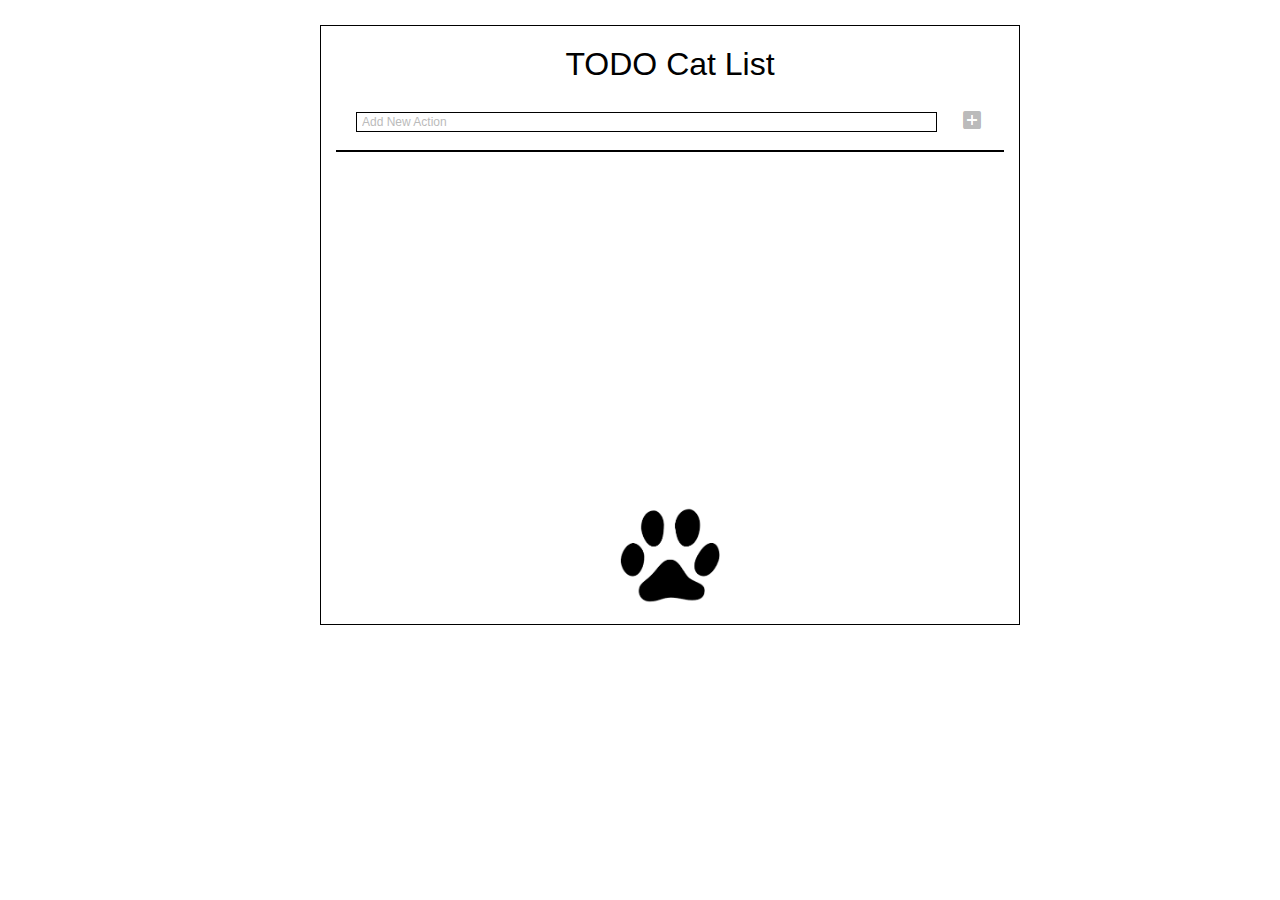
<file: FE_9_11_homework_dom/homework/index.html>
<!DOCTYPE html>
<html lang="en">
  <head>
    <meta charset="UTF-8">
    <title>Homework 11 - TODO Cat List</title>
    <link rel="stylesheet" href="./assets/material-icons/material-icons.css">
    <link rel="stylesheet" href="./assets/styles.css">
  </head>
  <body>
    <div id="root" class="wrapper">
      <div class="content">
        <header>
          <h1 class="headerOfList">TODO Cat List</h1>
          <p class="limitMsg">Maximum item per list are created</p>
        </header>
        <div class="inputForm">
          <input type="text" placeholder="Add New Action" class="taskInput">
          <button class="addTaskBtn" disabled><i class="material-icons">add_box</i></button>
        </div>
        <ul class="listOfTasks"></ul>
        <footer class="footerOfList">
          <img class="footerImg" src="assets/img/cat.png" alt="catpaw.png">
        </footer>
      </div>
    </div>
    <script src="./src/app.js"></script>
  </body>
</html>
</file>
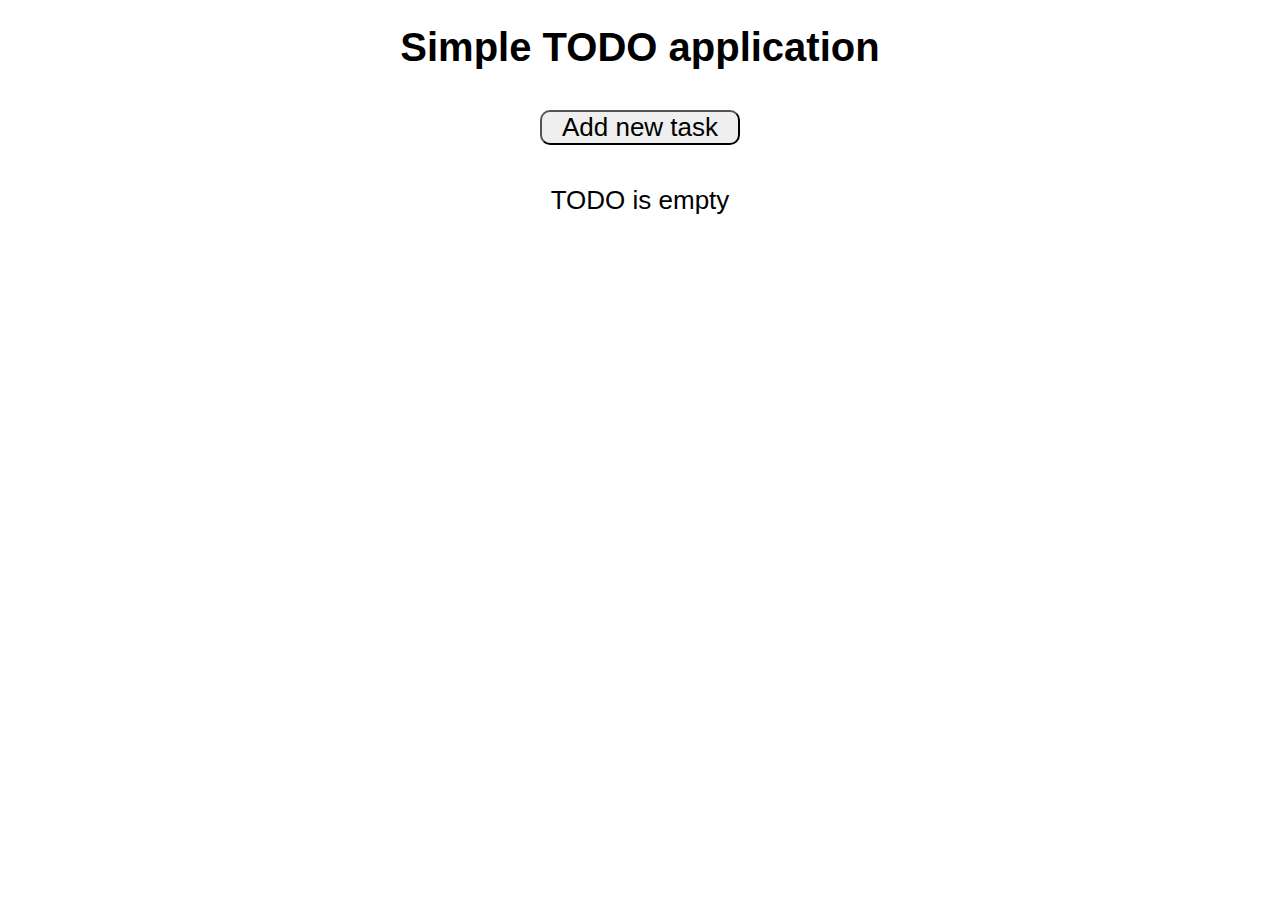
<file: FE_9_12_homework_bom/homework/index.html>
<!DOCTYPE html>
<html lang="en">
  <head>
    <meta charset="UTF-8">
    <title>Homework 12 - Simple TODO List</title>
    <link rel="stylesheet" href="./assets/styles.css">
  </head>
  <body>
    <div id="root" class="wrapper"></div>

    <script src="./src/app.js"></script>
  </body>
</html>
</file>
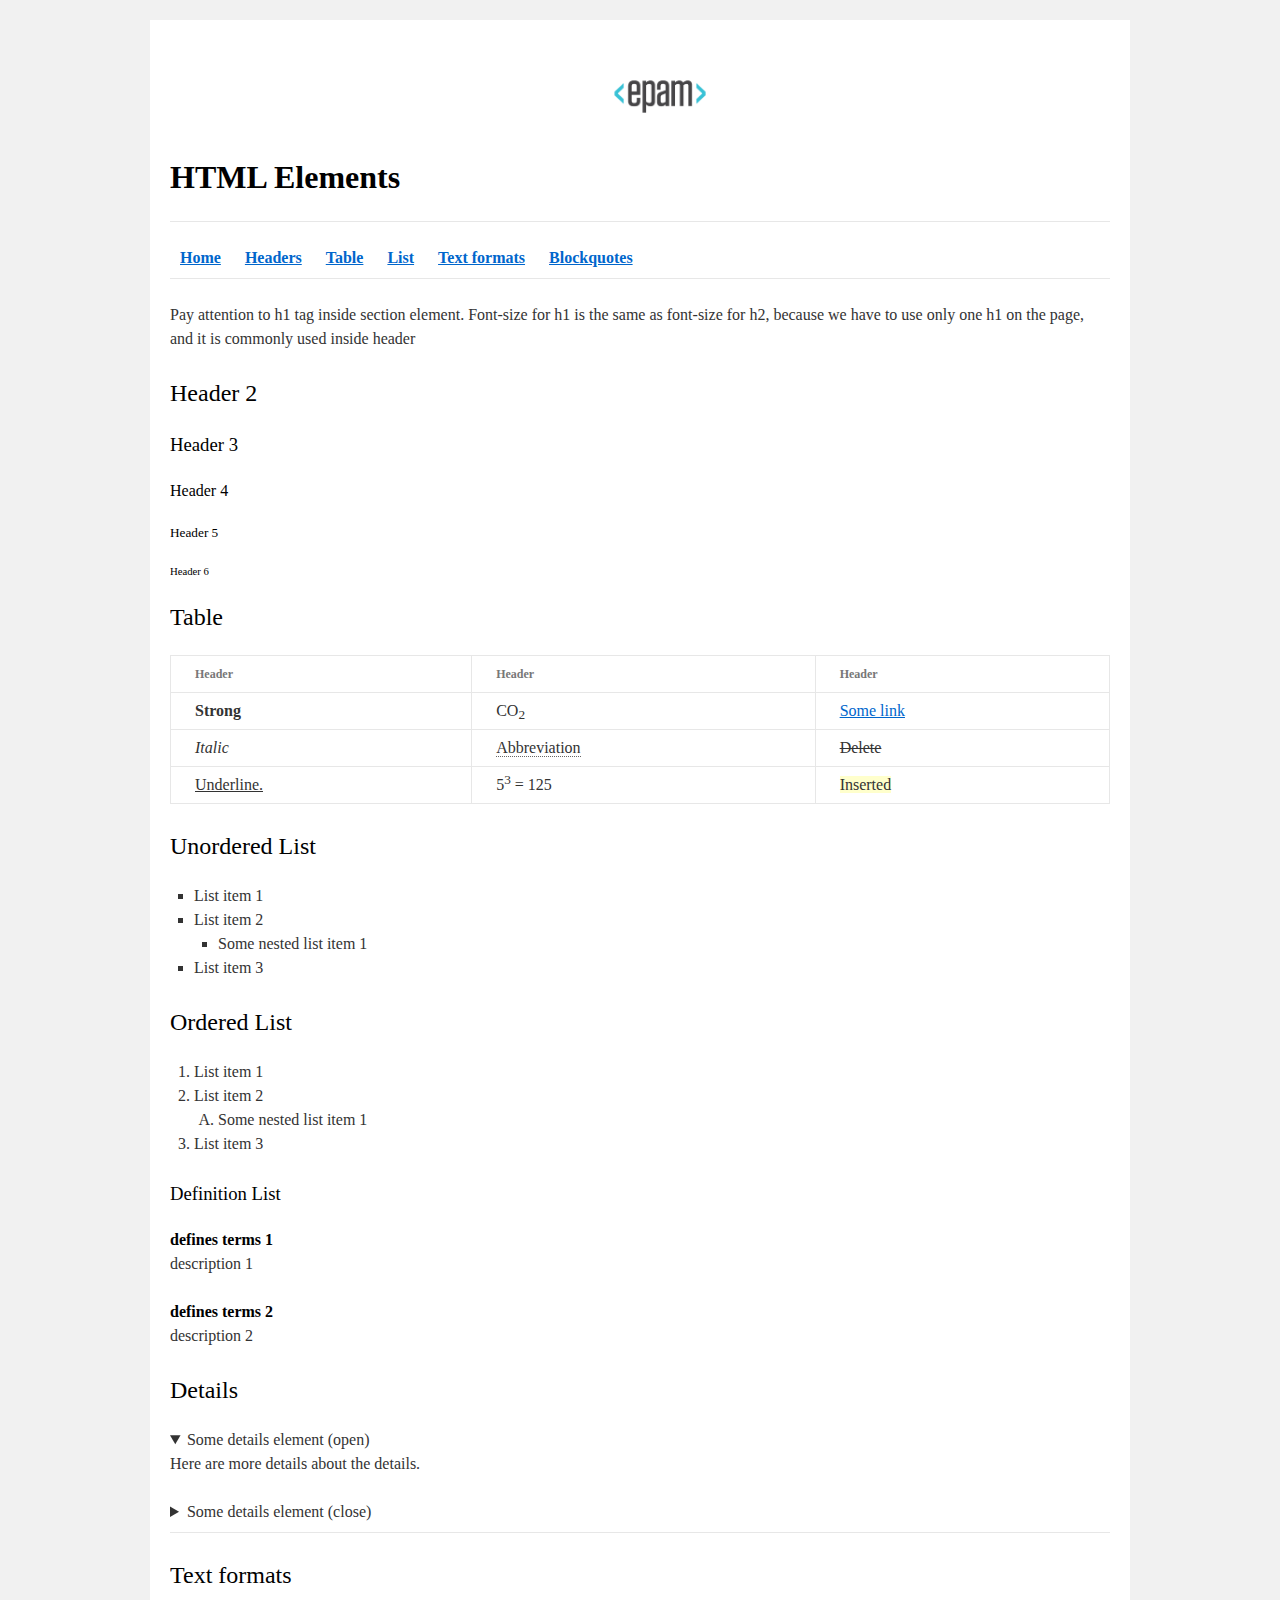
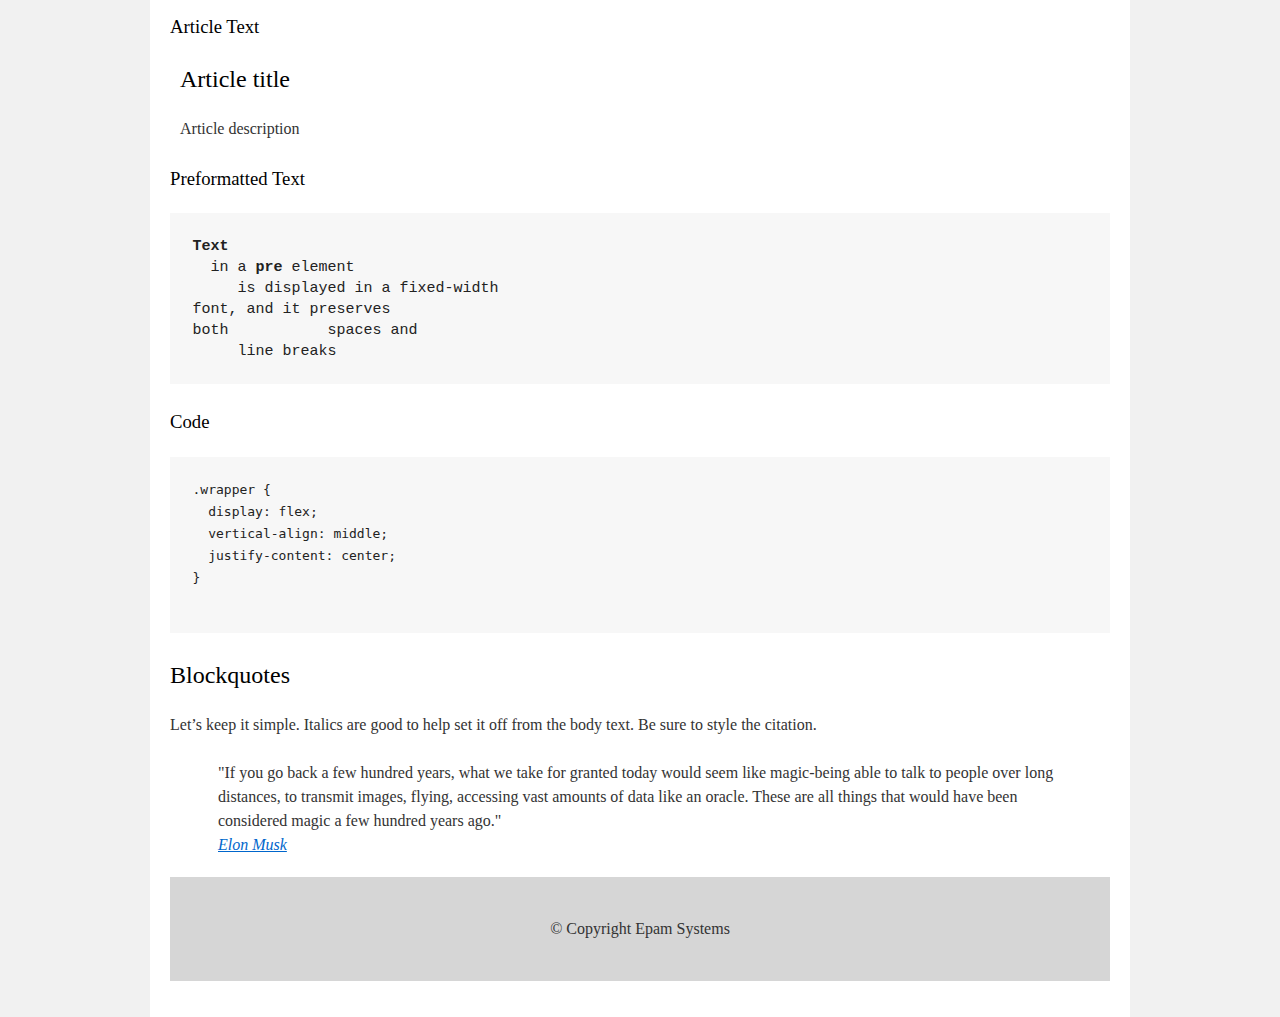
<file: FE_9_1_homework_html-basics/homework/index.html>
<!DOCTYPE html>
<html lang = "en">

<head>
  <meta charset="utf-8">
  <title>HTML Basics</title>
  <link rel="stylesheet" href="style.css">
</head>

<body>
  <div id="wrapper">
    <div id="main">
      <div id="container">
        <div id="content" role="main">
          <!-- TODO: Content goes here -->
		  <header class="home" id="home">
			<img src="logo.png" alt="logoEpam.png" />
			<h1>
					<b>HTML Elements</b>
			</h1>
		  </header>
		  
		  <hr>
			<nav><a href="#home"><b>Home</b></a>  
			<a href="#headers"><b>Headers</b></a> 
			<a href="#table"><b>Table</b></a> 
			<a href="#list"><b>List</b></a> 
			<a href="#textformat"><b>Text formats</b></a> 
			<a href="#blockquotes"><b>Blockquotes</b></a></nav>
		  <hr>
		  
		  <section id="headers">
			<p>Pay attention to h1 tag inside section element. Font-size for h1 is the same as font-size for h2, 
				because we have to use only one h1 on the page, and it is commonly used inside header</p>
			<h2>Header 2</h2>
			<h3>Header 3</h3>
			<h4>Header 4</h4>
			<h5>Header 5</h5>
			<h6>Header 6</h6>
		  </section>
		  
		  <section id="table">
			<h2>Table</h2>
			<table>
				<tbody>
					<tr>
						<th>Header</th>
						<th>Header</th>
						<th>Header</th>
					</tr>
					<tr>
						<td><strong>Strong</strong></td>
						<td>CO<sub>2</sub></td>
						<td><a href="https://www.google.com.ua/">Some link</a></td>
					</tr>
					<tr>
						<td><i>Italic</i></td>
						<td><abbr>Abbreviation</abbr></td>
						<td><del>Delete</del></td>
					</tr>
					<tr>
						<td><u>Underline.</u></td>
						<td>5<sup>3</sup> = 125</td>
						<td><ins>Inserted</ins></td>
					</tr>
				</tbody>
			</table>
		  </section>
		  
		  <section id="list">
			<h2>Unordered List</h2>
			<ul>
				<li>List item 1</li>
				<li>
					List item 2
					<ul><li>Some nested list item 1</li></ul>
				</li>
				<li>List item 3</li>
			</ul>
			
			<h2>Ordered List</h2>
			<ol type="1">
				<li>List item 1</li>
				<li>
					List item 2
					<ol type="A"><li>Some nested list item 1</li></ol>
				</li>
				<li>List item 3</li>
			</ol>
			
			<h3>Definition List</h3>
			<dl>
				<dt><b>defines terms 1</b></dt>
				<dd>description 1</dd>
				<dt><b>defines terms 2</b></dt>
				<dd>description 2</dd>
			</dl>
			
			<h2>Details</h2>
			<details open>
				<summary>Some details element (open)</summary>
				<p>Here are more details about the details.</p>
			</details>
			<details>
				<summary>Some details element (close)</summary>
				<p>Here are more details about the details.</p>
			</details>
		  </section>
		  <hr>
		  
		  <section id="textformat">
				<h2>Text formats</h2>
				<h3>Article Text</h3>
				<article>
					<h2>Article title</h2>
					<p>Article description</p>
				</article>
				<h3>Preformatted Text</h3>
<pre >
<b>Text</b>  
  in a <b>pre</b> element
     is displayed in a fixed-width
font, and it preserves
both           spaces and
     line breaks
</pre>
				<h3>Code</h3>
<pre>
<code>.wrapper {
  display: flex;
  vertical-align: middle;
  justify-content: center;
}
</code>
</pre>
		  </section>
		  
		  <section class="blockquotes" id="blockquotes">
				<h2>Blockquotes</h2>
				<p>Let’s keep it simple. Italics are good to help set it off from the body text. Be sure to style the citation.</p>
				<blockquote>
					<cite>"If you go back a few hundred years, 
					what we take for granted today would seem like magic-being able to talk to people over long distances, 
					to transmit images, flying, accessing vast amounts of data like an oracle. 
					These are all things that would have been considered magic a few hundred years ago."<br></cite>
					<a href="https://twitter.com/elonmusk">Elon Musk</a>
				</blockquote>
		  </section>
		  
		  <footer>
				© Copyright Epam Systems
			</footer>
			
        </div>
      </div>
    </div>
  </div>
</body>

</html>
</file>
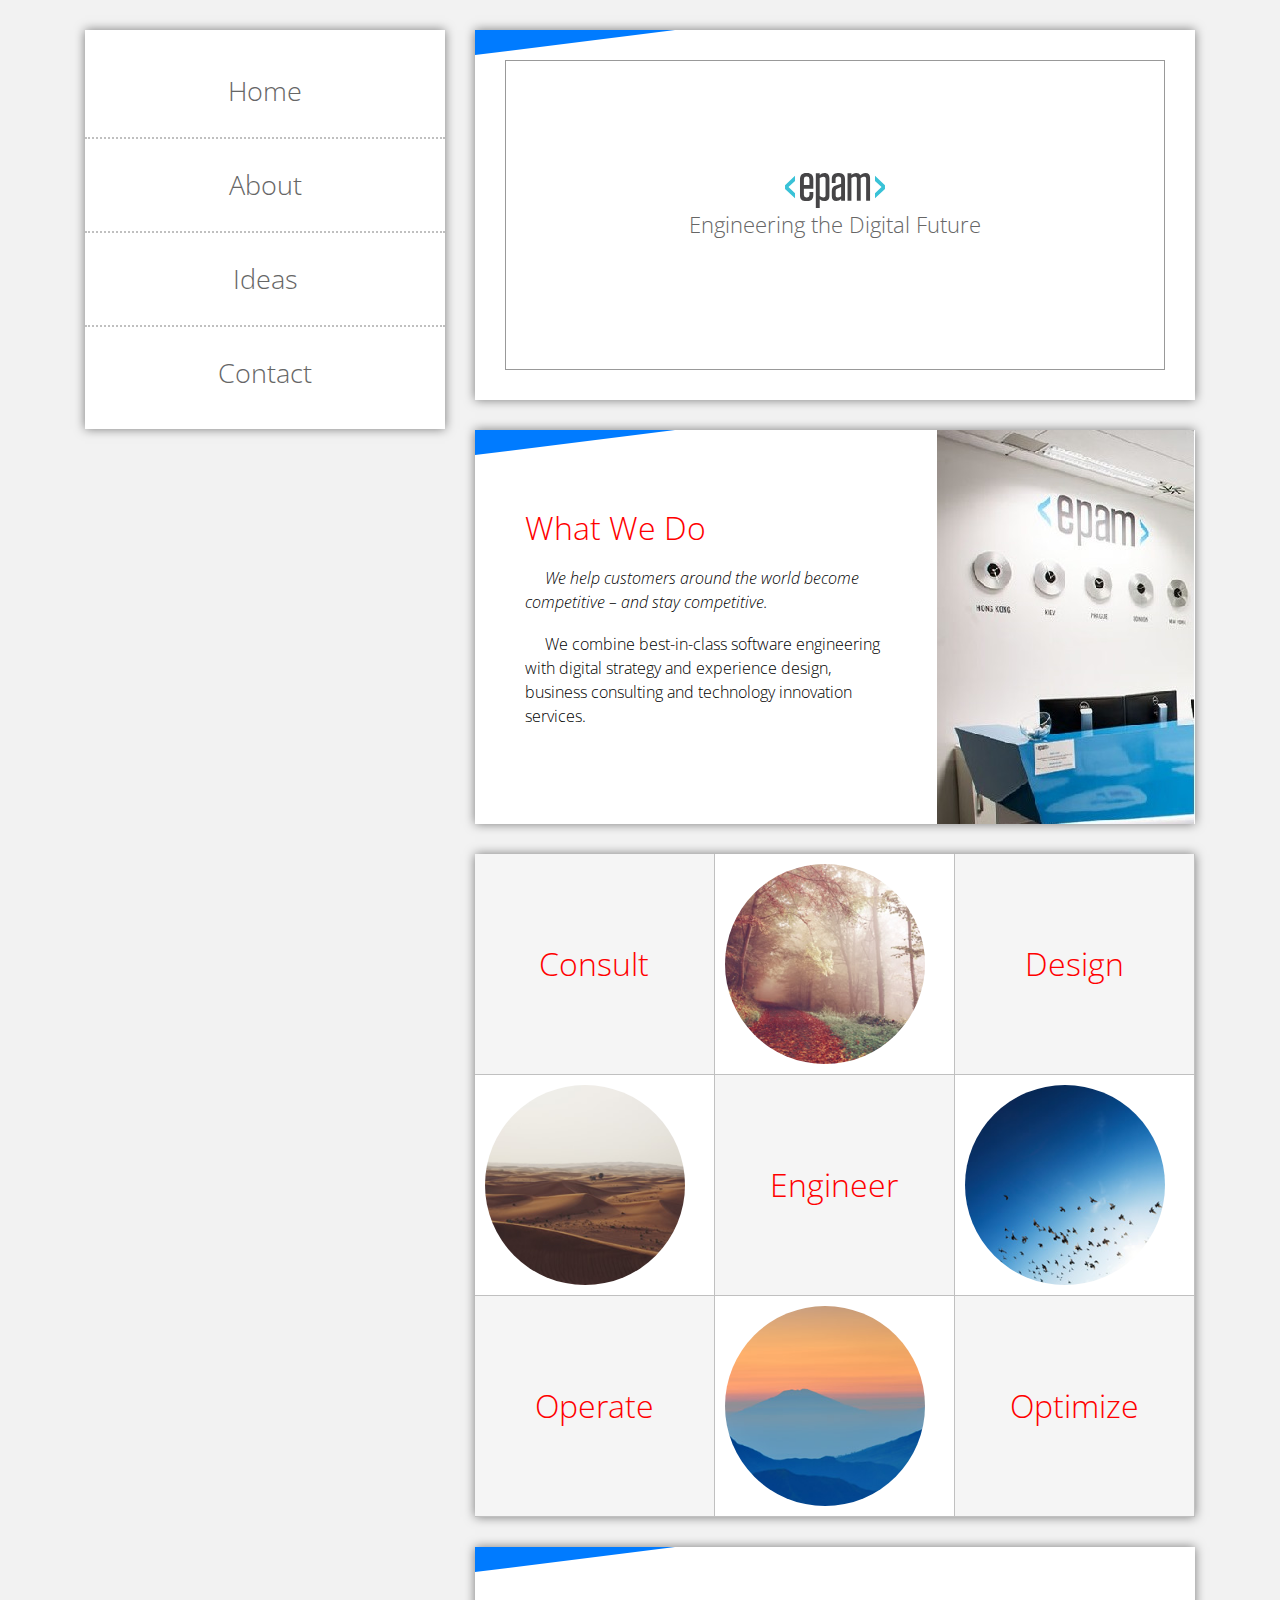
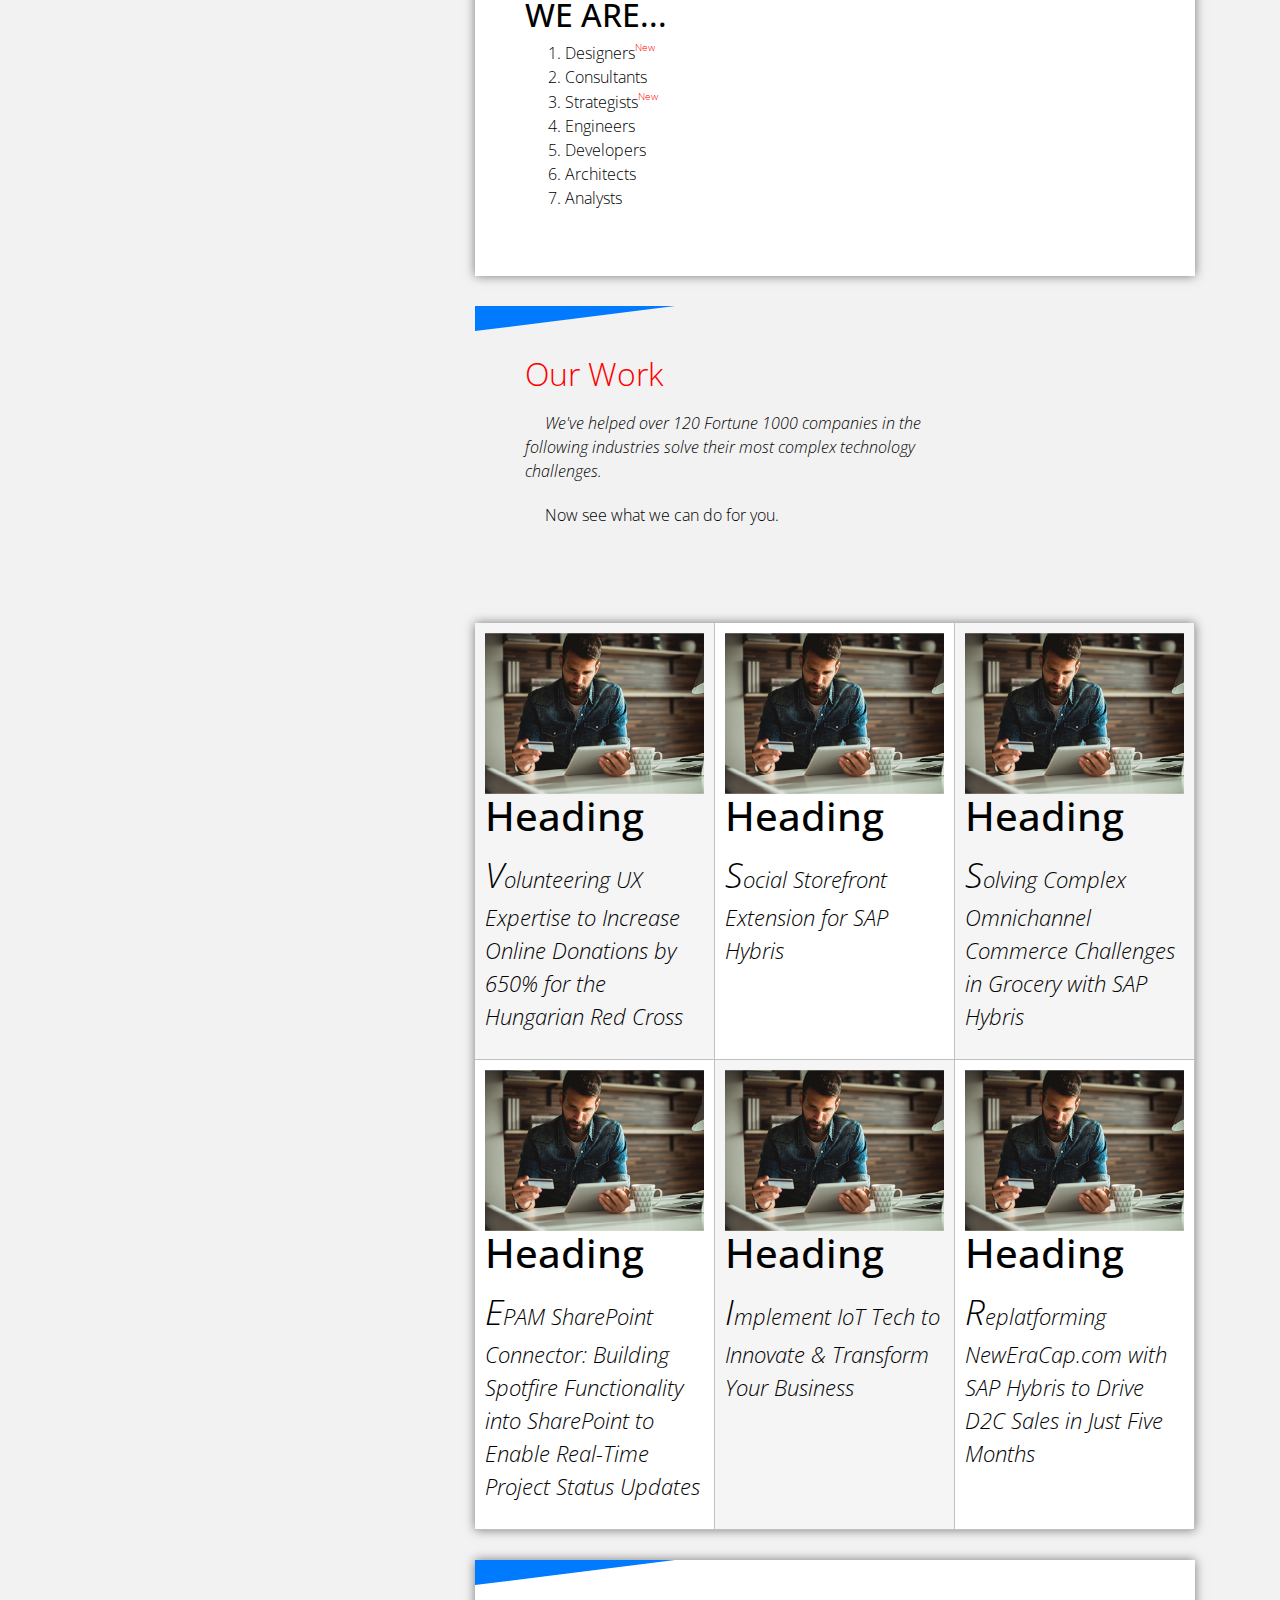
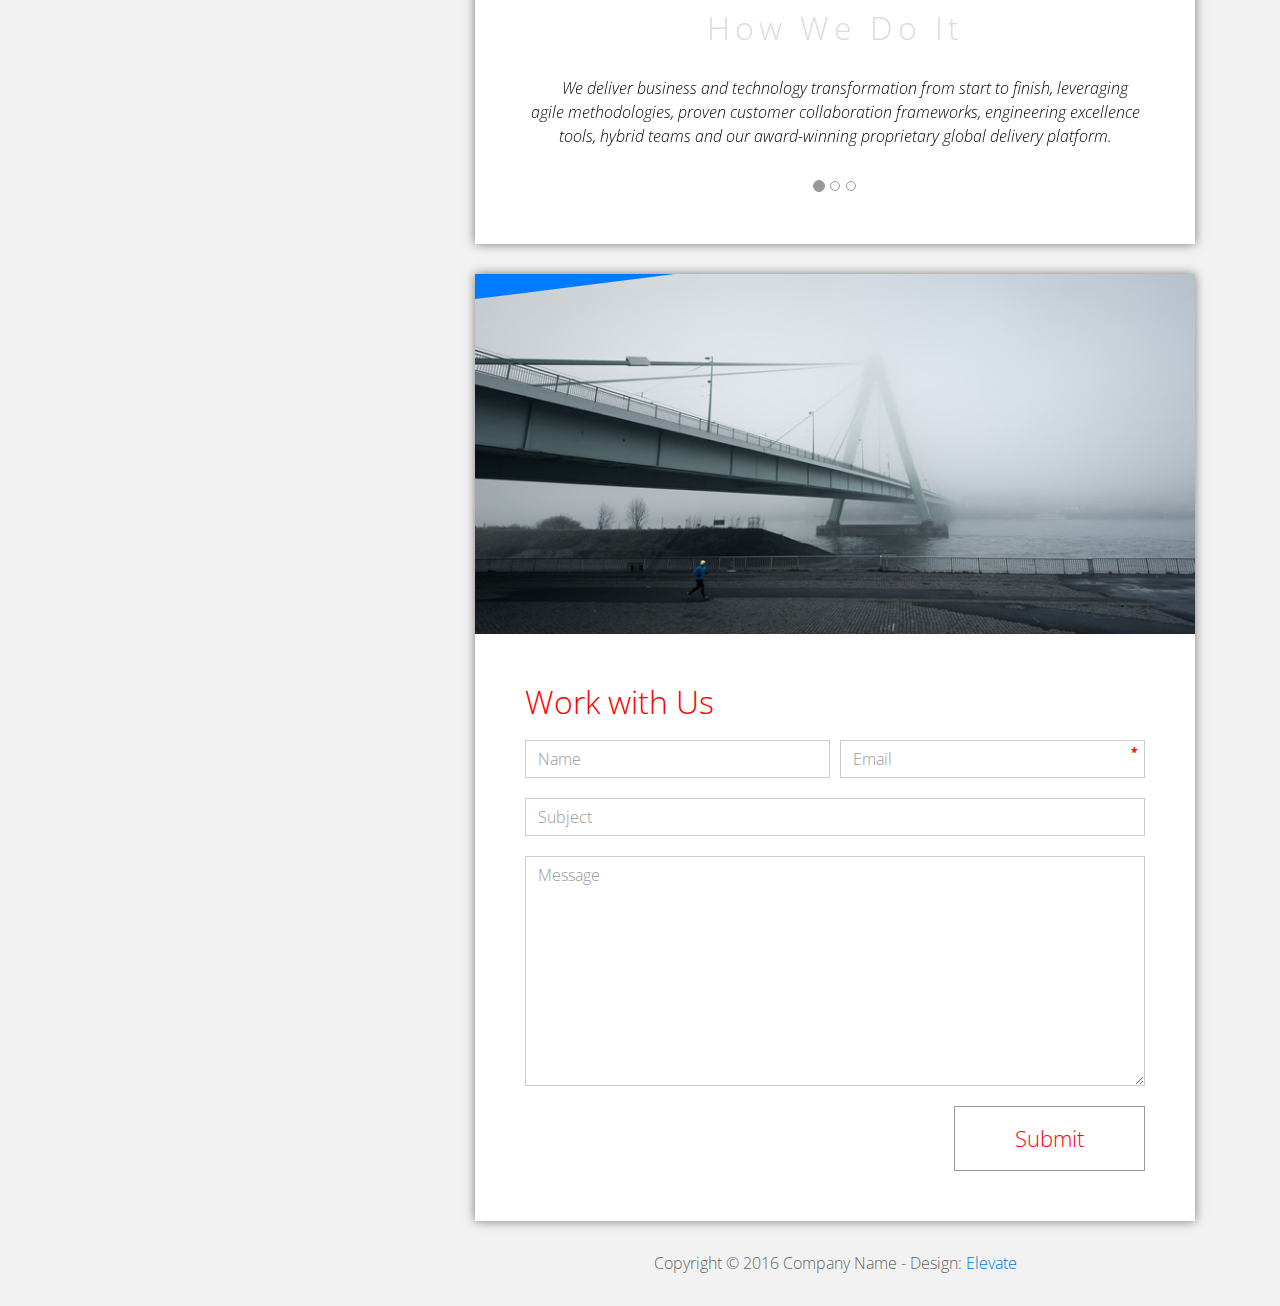
<file: FE_9_2_homework_css-basics/homework/index.html>
<!DOCTYPE html>
<html lang="en">
<head>
  <meta charset="utf-8">
  <meta http-equiv="X-UA-Compatible" content="IE=edge">
  <meta name="viewport" content="width=device-width, initial-scale=1">

  <title>CSS Basic HW</title>



  <!-- load stylesheets -->
  <link rel="stylesheet" href="http://fonts.googleapis.com/css?family=Open+Sans:300,400">
  <!-- Google web font "Open Sans" -->
  <link rel="stylesheet" href="css/bootstrap.min.css">
  <!-- Bootstrap style -->
  <link rel="stylesheet" href="css/general.css">
  <link rel="stylesheet" href="css/style.css">
  <!-- Templatemo style -->
</head>

<body>
<div class="container">

  <div class="tm-sidebar">
    <nav class="tm-main-nav">
      <ul>
        <li class="tm-nav-item"><a href="#home" class="tm-nav-item-link">Home</a></li>
        <li class="tm-nav-item"><a href="#about" class="tm-nav-item-link">About</a></li>
        <li class="tm-nav-item"><a href="#ideas" class="tm-nav-item-link">Ideas</a></li>
        <li class="tm-nav-item"><a href="#contact" class="tm-nav-item-link">Contact</a></li>
      </ul>
    </nav>
  </div>

  <div class="tm-main-content">

    <div id="home" class="tm-content-box margin-b-10">
      <div class="tm-banner">
        <div class="tm-banner-inner">
          <img src="img/EPAM_logo.svg" width="100" alt="">
          <p class="tm-banner-text">Engineering the Digital Future</p>
        </div>
      </div>
    </div>

    <section>
      <div class="tm-content-box flex-2-col">

        <div class="pad flex-item tm-team-description-container">
          <h2 class="tm-section-title">What We Do</h2>
          <p class="tm-section-description">We help customers around the world become competitive – and stay competitive.</p>
          <p class="tm-section-description"> We combine best-in-class software engineering with digital strategy and experience design, business consulting and technology innovation services.</p>
        </div>
        <div class="flex-item">
          <img src="img/image.jpg" alt="">
        </div>
        

      </div>
      <div id="about" class="tm-content-box">

        <ul class="boxes gallery-container">
          <li class="box box-bg">
            <h2 class="tm-section-title tm-section-title-box tm-box-bg-title">Consult</h2>
          </li>
          <li class="box">
            <a href="img/idea-large-01.jpg"><img src="img/idea-01.jpg" alt="Image"
                                                 class="img-fluid thumbnail"></a>
          </li>
          <li class="box box-bg">
            <h2 class="tm-section-title tm-section-title-box tm-box-bg-title">Design</h2>
          </li>
          <li class="box">
            <a href="img/idea-large-02.jpg"><img src="img/idea-02.jpg" alt="Image"
                                                 class="img-fluid thumbnail"></a>
          </li>
          <li class="box box-bg">
            <h2 class="tm-section-title tm-section-title-box tm-box-bg-title">Engineer</h2>
          </li>
          <li class="box">
            <a href="img/idea-large-03.jpg"><img src="img/idea-03.jpg" alt="Image"
                                                 class="img-fluid thumbnail"></a>
          </li>
          <li class="box box-bg">
            <h2 class="tm-section-title tm-section-title-box tm-box-bg-title">Operate</h2>
          </li>
          <li class="box">
            <a href="img/idea-large-04.jpg"><img src="img/idea-04.jpg" alt="Image"
                                                 class="img-fluid thumbnail"></a>
          </li>
          <li class="box box-bg">
            <h2 class="tm-section-title tm-section-title-box tm-box-bg-title">Optimize</h2>
          </li>
        </ul>

      </div>

    </section>

    <!-- slider -->
    <section class="heading tm-content-box">
      <div class="pad">
        <h2> WE ARE...</h2>
        <ol>
          <li><a href="index.html" class="text">Designers</a></li>
          <li><a href="index.html">Consultants</a></li>
          <li><a href="#" class="text">Strategists</a></li>
          <li><a href="#">Engineers</a></li>
          <li><a href="#">Developers</a></li>
          <li><a href="#">Architects</a></li>
          <li><a href="#">Analysts</a></li>
        </ol>
      </div>
    </section>

    <section class="blocks">
       <div class="pad flex-item tm-team-description-container">
          <h2 class="tm-section-title">Our Work</h2>
          <p class="tm-section-description">We've helped over 120 Fortune 1000 companies in the following industries solve their most complex technology challenges. </p>
          <p class="tm-section-description"> Now see what we can do for you.</p>
        </div>
      <div class="tm-content-box flex-2-col">
      </div>
      <div  class="tm-content-box">
        <ul class="boxes gallery-container">
          <li class="box">
            <img src="img/image-1.jpg" alt="Image" class="img-fluid">
            <div>
              <h2>Heading</h2>
              <p>Volunteering UX Expertise to Increase Online Donations by 650% for the Hungarian Red Cross</p>
            </div>
          </li>
          <li class="box">
            <img src="img/image-1.jpg" alt="Image" class="img-fluid">
            <div>
              <h2>Heading</h2>
              <p>Social Storefront Extension for SAP Hybris</p>
            </div>
          </li>
          <li class="box">
            <img src="img/image-1.jpg" alt="Image" class="img-fluid">
            <div>
              <h2>Heading</h2>
              <p>Solving Complex Omnichannel Commerce Challenges in Grocery with SAP Hybris</p>
            </div>
          </li>
          <li class="box">
            <img src="img/image-1.jpg" alt="Image" class="img-fluid">
            <div>
              <h2>Heading</h2>
              <p>EPAM SharePoint Connector: Building Spotfire Functionality into SharePoint to Enable Real-Time Project Status Updates</p>
            </div>
          </li>
          <li class="box">
            <img src="img/image-1.jpg" alt="Image" class="img-fluid">
            <div>
              <h2>Heading</h2>
              <p>Implement IoT Tech to Innovate &amp; Transform Your Business</p>
            </div>
          </li>
          <li class="box">
            <img src="img/image-1.jpg" alt="Image" class="img-fluid">
            <div>
              <h2>Heading</h2>
              <p>Replatforming NewEraCap.com with SAP Hybris to Drive D2C Sales in Just Five Months</p>
            </div>
          </li>
        </ul>

      </div>
    </section>

    <section id="ideas">
      <div id="tmCarousel" class="carousel slide tm-content-box" data-ride="carousel">

        <ol class="carousel-indicators">
          <li data-target="#tmCarousel" data-slide-to="0" class="active"></li>
          <li data-target="#tmCarousel" data-slide-to="1" class=""></li>
          <li data-target="#tmCarousel" data-slide-to="2" class=""></li>
        </ol>

        <div class="carousel-inner" role="listbox">

          <div class="carousel-item active">
            <div class="carousel-content">
              <div class="flex-item">
                <h2 class="tm-section-title">How We Do It</h2>
                <p class="tm-section-description carousel-description">We deliver business and technology transformation from start to finish, leveraging agile methodologies, proven customer collaboration frameworks, engineering excellence tools, hybrid teams and our award-winning proprietary global delivery platform.</p>
              </div>
            </div>
          </div>

          <div class="carousel-item">
            <div class="carousel-content">
              <div class="flex-item">
                <h2 class="tm-section-title">Our Clients</h2>
                <p class="tm-section-description carousel-description">Lorem ipsum dolor sit amet,
                  consectetur adipiscing elit. Quisque vel nisi pharetra nibh varius pharetra ac
                  sagittis nisi. Etiam pharetra vestibulum hendrerit. Pellentesque interdum metus
                  sed massa rutrum.</p>
              </div>
            </div>
          </div>

          <div class="carousel-item">
            <div class="carousel-content">
              <div class="flex-item">
                <h2 class="tm-section-title">Our Projects</h2>
                <p class="tm-section-description carousel-description">Donec ex libero, fringilla
                  vitae purus sit amet, rhoncus pharetra lorem. Pellentesque id sem id lacus
                  ultricies vehicula. Aliquam rutrum mi non. Pellentesque interdum metus sed massa
                  rutrum.</p>
              </div>
            </div>
          </div>

        </div>

      </div>
    </section>

    <section class="tm-content-box">
      <img src="img/contact.jpg" alt="Contact image" class="img-fluid">

      <div id="contact" class="pad">
        <h2 class="tm-section-title">Work with Us</h2>
        <form action="#contact" method="get" class="contact-form">

          <div class="form-group col-xs-12 col-sm-12 col-md-6 col-lg-6 form-group-2-col-left">
            <input type="text" id="contact_name" name="contact_name" class="form-control"
                   placeholder="Name" required/>
          </div>
          <div class="form-group col-xs-12 col-sm-12 col-md-6 col-lg-6 form-group-2-col-right mandatory-field">
            <input type="email" id="contact_email" name="contact_email" class="form-control"
                   placeholder="Email" required/>
          </div>
          <div class="form-group">
            <input type="text" id="contact_subject" name="contact_subject" class="form-control"
                   placeholder="Subject" required/>
          </div>
          <div class="form-group">
            <textarea id="contact_message" name="contact_message" class="form-control" rows="9"
                      placeholder="Message" required></textarea>
          </div>

          <button type="submit" class="btn btn-primary submit-btn">Submit</button>

        </form>
      </div>
    </section>

    <footer class="tm-footer">
      <p class="text-xs-center">Copyright &copy; 2016 Company Name

        - Design: <a rel="nofollow" href="http://www.templatemo.com/tm-481-elevate"
                     target="_parent">Elevate</a></p>
    </footer>

  </div>

</div>

</body>
</html>
</file>
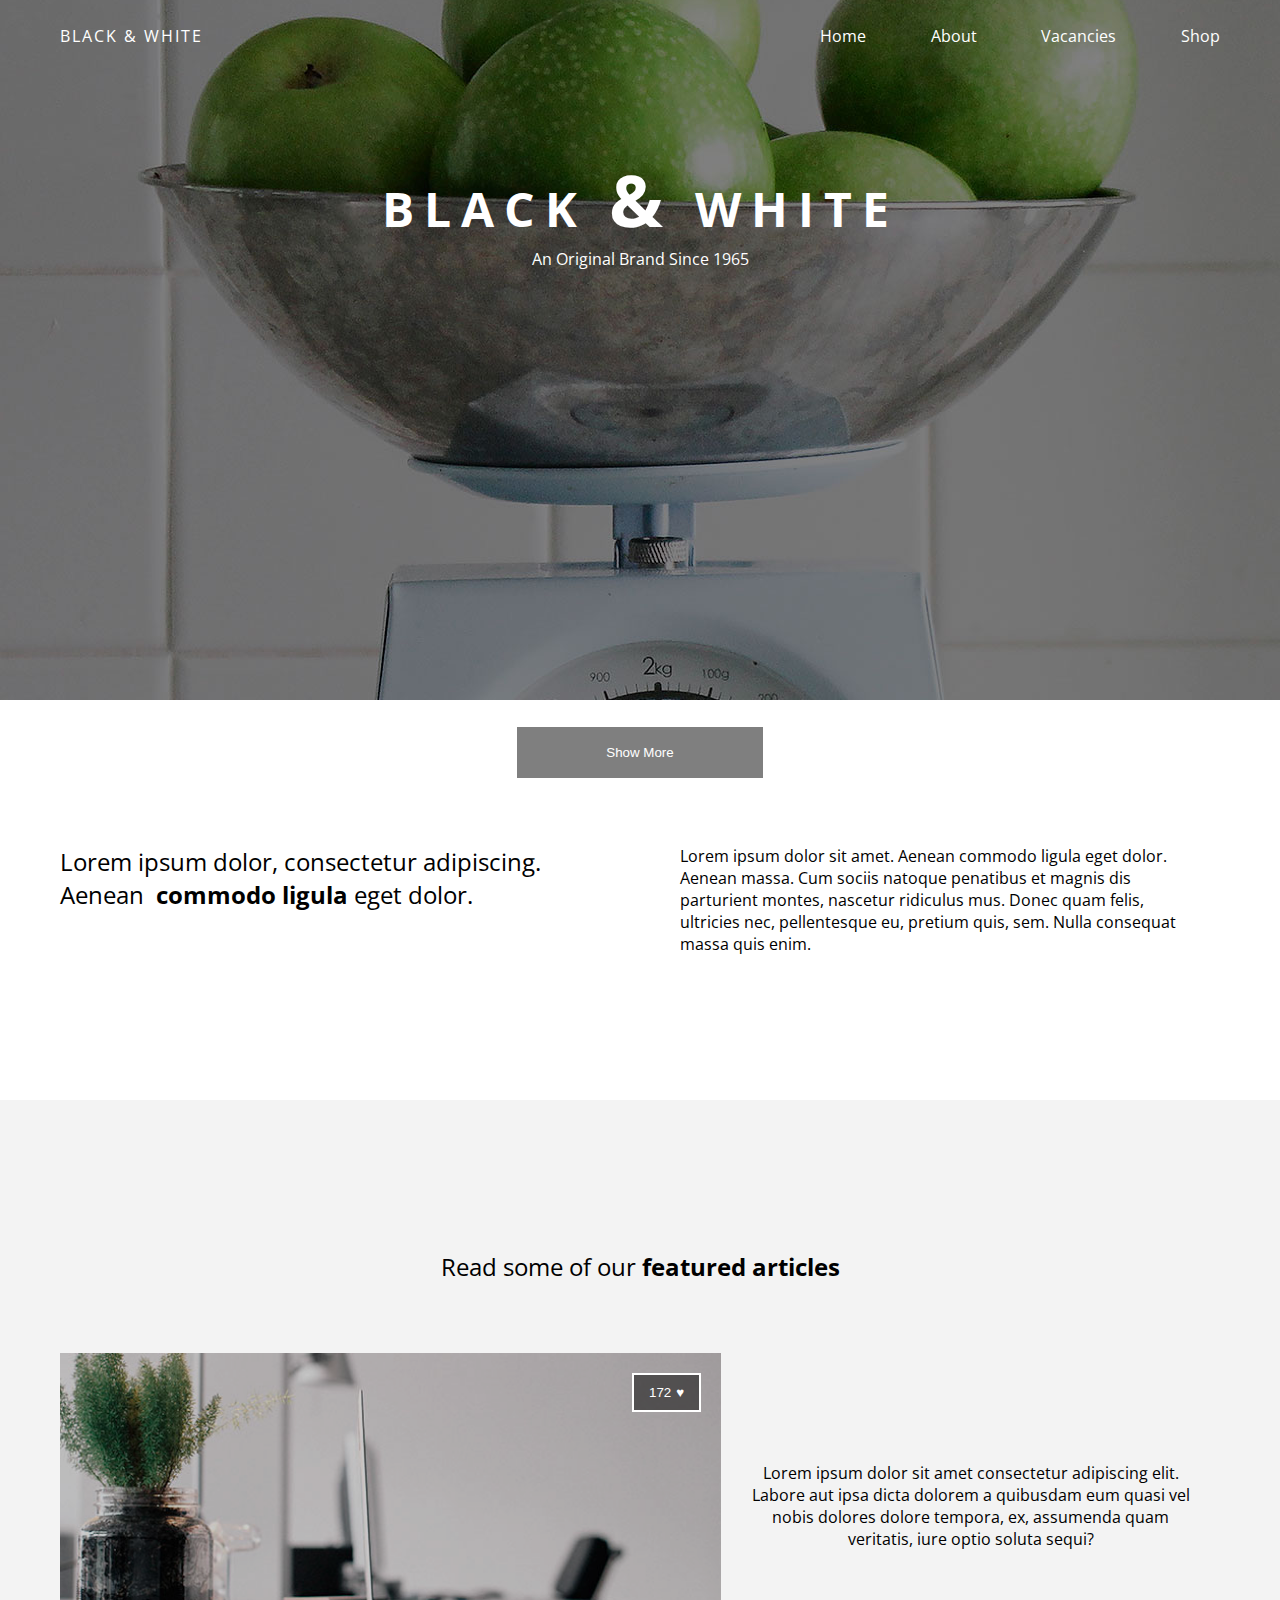
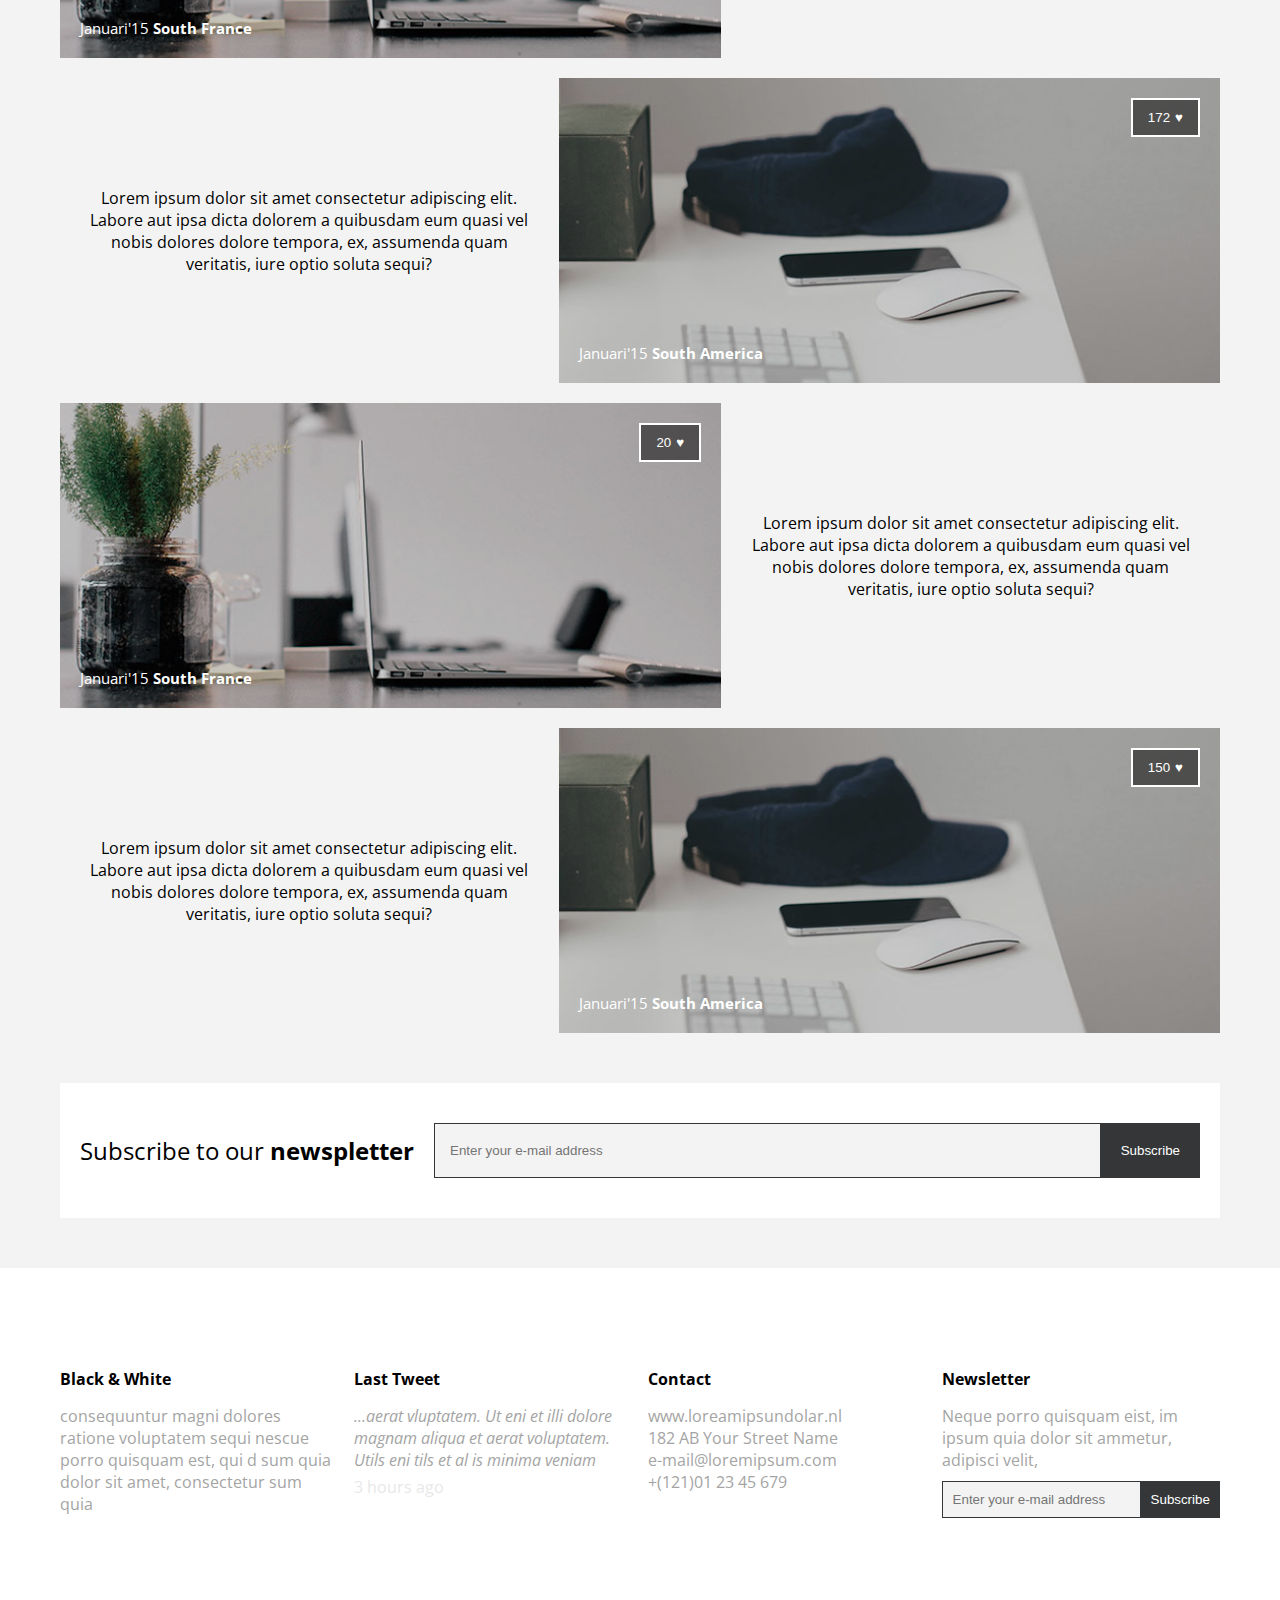
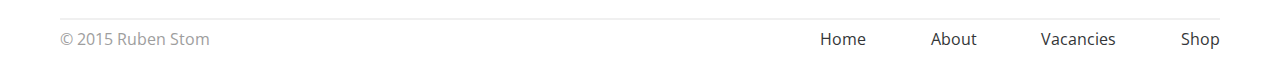
<file: FE_9_4_homework_css-layouts/homework/index.html>
<!DOCTYPE html>
<html lang="en">
<head>
  <meta charset="UTF-8">
  <meta name="viewport" content="width=device-width, initial-scale=1.0">
  <meta http-equiv="X-UA-Compatible" content="ie=edge">
  <title>CSS Layouts</title>
  <link href="css/style.css" rel="stylesheet">
  <link href="https://fonts.googleapis.com/css?family=Open+Sans" rel="stylesheet preload">
</head>
<body>
    <header class="header">
    <div class="wrapper">
        <div class="top-nav">
            <p class="logo">BLACK & WHITE</p>
            <nav>
                <ul>
                    <li><a href="#">Home</a></li>
                    <li><a href="#">About</a></li>
                    <li><a href="#">Vacancies</a></li>
                    <li><a href="#">Shop</a></li>
                </ul>
            </nav>
        </div>
        <div class="brand-name">
            <h1>BLACK <span class="amp">&</span> WHITE</h1>
            <p>An Original Brand Since 1965</p>
        </div>
        <button>Show More</button>
    </div>
</header>
<main>
    <section class="about-section">
        <div class="wrapper">
            <div class="content">
                <h2>Lorem ipsum dolor, consectetur adipiscing. Aenean	&nbsp;<strong>commodo ligula</strong> eget dolor.</h2>
                <p>Lorem ipsum dolor sit amet. Aenean commodo ligula eget dolor. Aenean massa. Cum sociis natoque penatibus et magnis
				dis parturient montes, nascetur ridiculus mus. Donec quam felis, ultricies nec, pellentesque eu, pretium quis, sem. Nulla consequat massa quis enim.
                </p>
            </div>
        </div>
    </section>
    <section class="article-section">
        <div class="wrapper">
            <h2 class="article-section_header">Read some of our <strong>featured articles</strong></h2>
            <article class="featured-article">
                <div class="featured-article_image">
                    <img src="img/sample.jpg" alt="Alt text here">
                    <h2>Januari'15 <strong>South France</strong></h2>
                    <button>172</button>
                </div>
                <p>Lorem ipsum dolor sit amet consectetur adipiscing elit. Labore aut ipsa dicta dolorem a quibusdam eum quasi vel
				 nobis dolores dolore tempora, ex, assumenda quam veritatis, iure optio soluta sequi?</p>
            </article>
            <article class="featured-article">
                <div class="featured-article_image">
                    <img src="img/sample3.jpg" alt="Alt text here">
                    <h2>Januari'15 <strong>South America</strong></h2>
                    <button>172</button>
                </div>
                <p>Lorem ipsum dolor sit amet consectetur adipiscing elit. Labore aut ipsa dicta dolorem a quibusdam eum quasi vel
				 nobis dolores dolore tempora, ex, assumenda quam veritatis, iure optio soluta sequi?</p>
            </article>
            <article class="featured-article">
                <div class="featured-article_image">
                    <img src="img/sample.jpg" alt="Alt text here">
                    <h2>Januari'15 <strong>South France</strong></h2>
                    <button>20</button>
                </div>
                <p>Lorem ipsum dolor sit amet consectetur adipiscing elit. Labore aut ipsa dicta dolorem a quibusdam eum quasi vel
				 nobis dolores dolore tempora, ex, assumenda quam veritatis, iure optio soluta sequi?</p>
            </article>
            <article class="featured-article">
                <div class="featured-article_image">
                    <img src="img/sample3.jpg" alt="Alt text here">
                    <h2>Januari'15 <strong>South America</strong></h2>
                    <button>150</button>
                </div>
                <p>Lorem ipsum dolor sit amet consectetur adipiscing elit. Labore aut ipsa dicta dolorem a quibusdam eum quasi vel
				 nobis dolores dolore tempora, ex, assumenda quam veritatis, iure optio soluta sequi?</p>
            </article>
            <section class="newsletter-section">
                <h2>Subscribe to our <strong>newspletter</strong></h2>
                <form action="/subscribtion" method="post">
                    <input type="email" class="newsletter-section_email" placeholder="Enter your e-mail address" required>
                    <button class="newsletter-section_button">Subscribe</button>
                </form>
            </section>
        </div>
    </section>
</main>
<footer class="footer">
    <div class="wrapper">
        <section class="info">
            <div class="about">
                <h4>Black & White</h4>
                <p>consequuntur magni dolores ratione voluptatem sequi nescue porro quisquam est, qui d sum quia dolor sit amet, consectetur
				 sum quia</p>
            </div>
            <div class="last-tweet">
                <h4>Last Tweet</h4>
                <blockquote class="last-tweet_text">...aerat vluptatem. Ut eni et illi dolore magnam aliqua et aerat voluptatem. 
				 Utils eni tils et al is minima veniam</blockquote>
                <p class="last-tweet_time">3 hours ago</p>
            </div>
            <div class="contact">
                <h4>Contact</h4>
                <p><a href="https://http://loremipsum.nl/">www.loreamipsundolar.nl</a></p>
                <p><a href="https://www.google.com/maps/">182 AB Your Street Name</a></p>
                <p>e-mail@loremipsum.com</p>
                <p>+(121)01 23 45 679</p>
            </div>
            <div class="newsletter">
                <h4>Newsletter</h4>
                <p>Neque porro quisquam eist, im ipsum quia dolor sit ammetur, adipisci velit,</p>
                <form action="/subscribtion" method="post">
                    <input type="email" placeholder="Enter your e-mail address" required>
                    <button>Subscribe</button>
                </form>
            </div>
        </section>
        <div class="footer_bottom">
            <p>&copy; 2015 Ruben Stom</p>
            <ul>
                <li><a>Home</a></li>
                <li><a>About</a></li>
                <li><a>Vacancies</a></li>
                <li><a>Shop</a></li>
            </ul>
        </div>
    </div>
</footer>
</body>
</html>
</file>
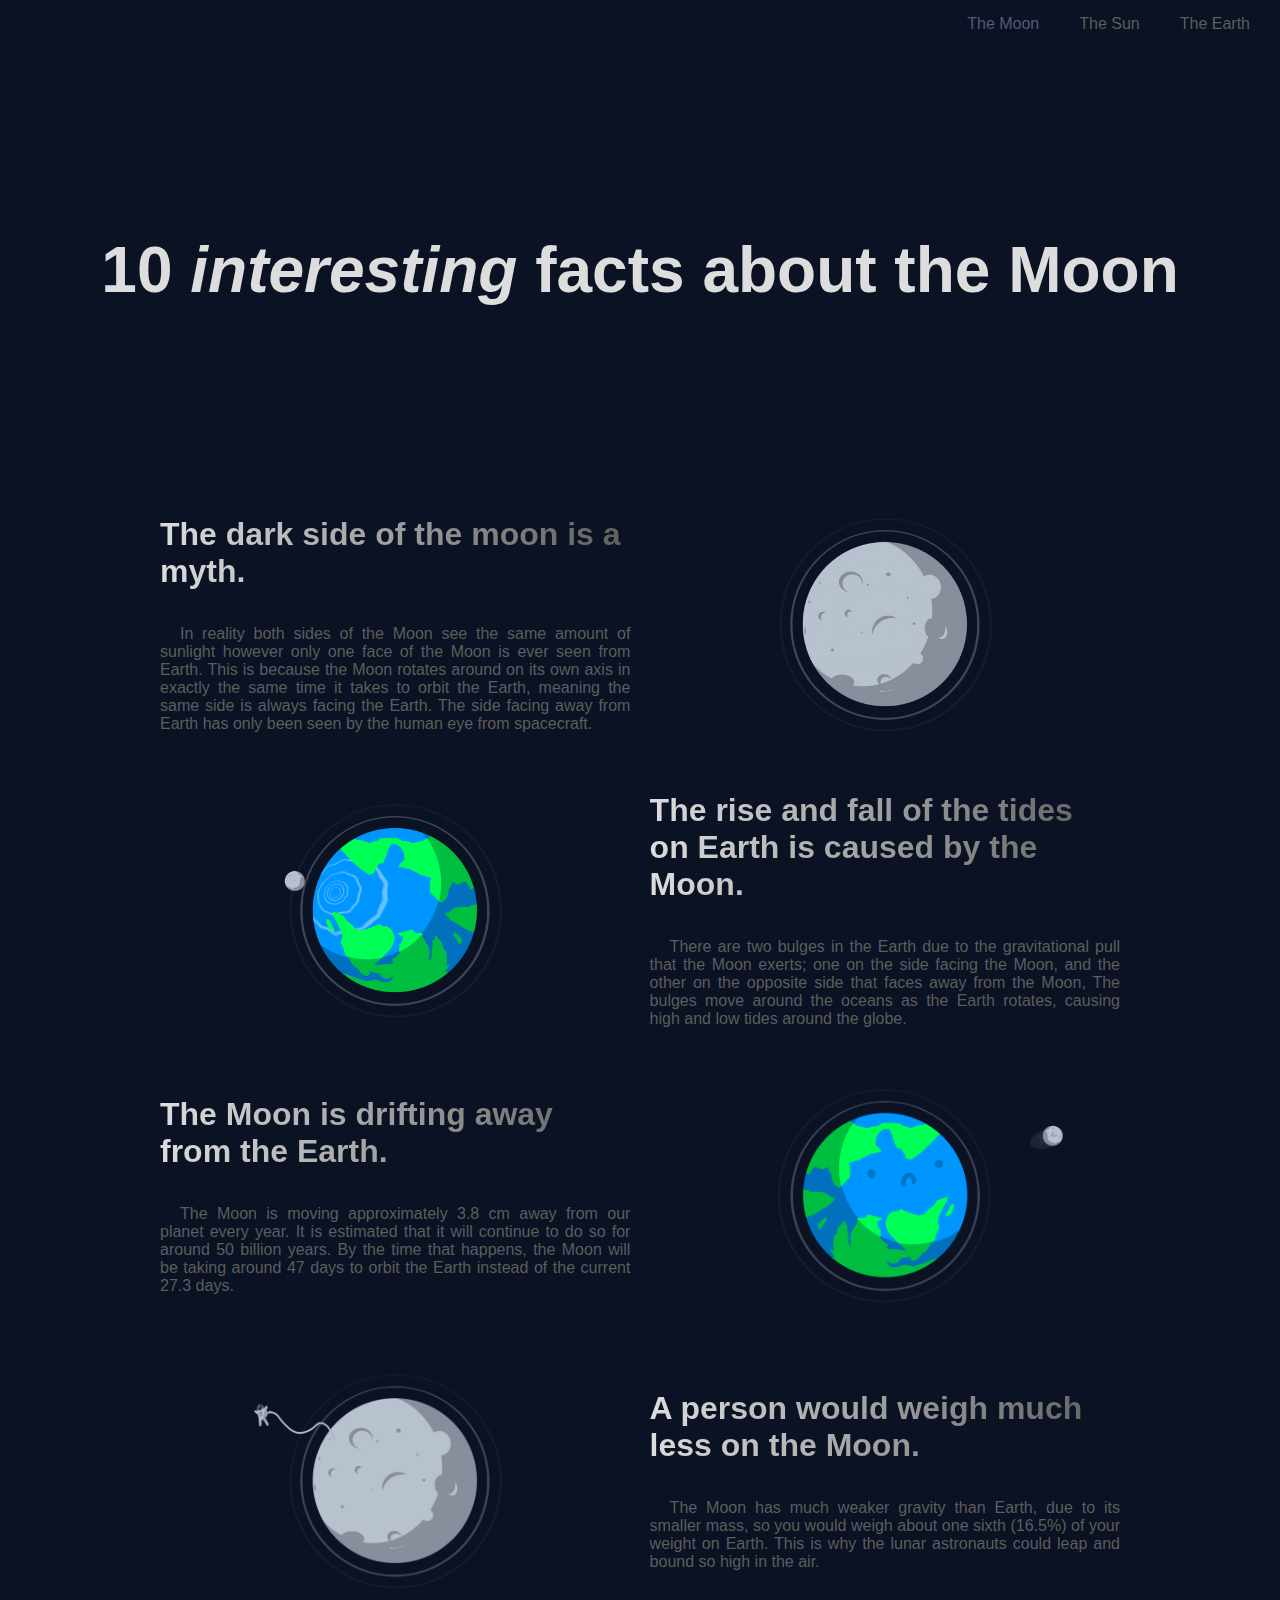
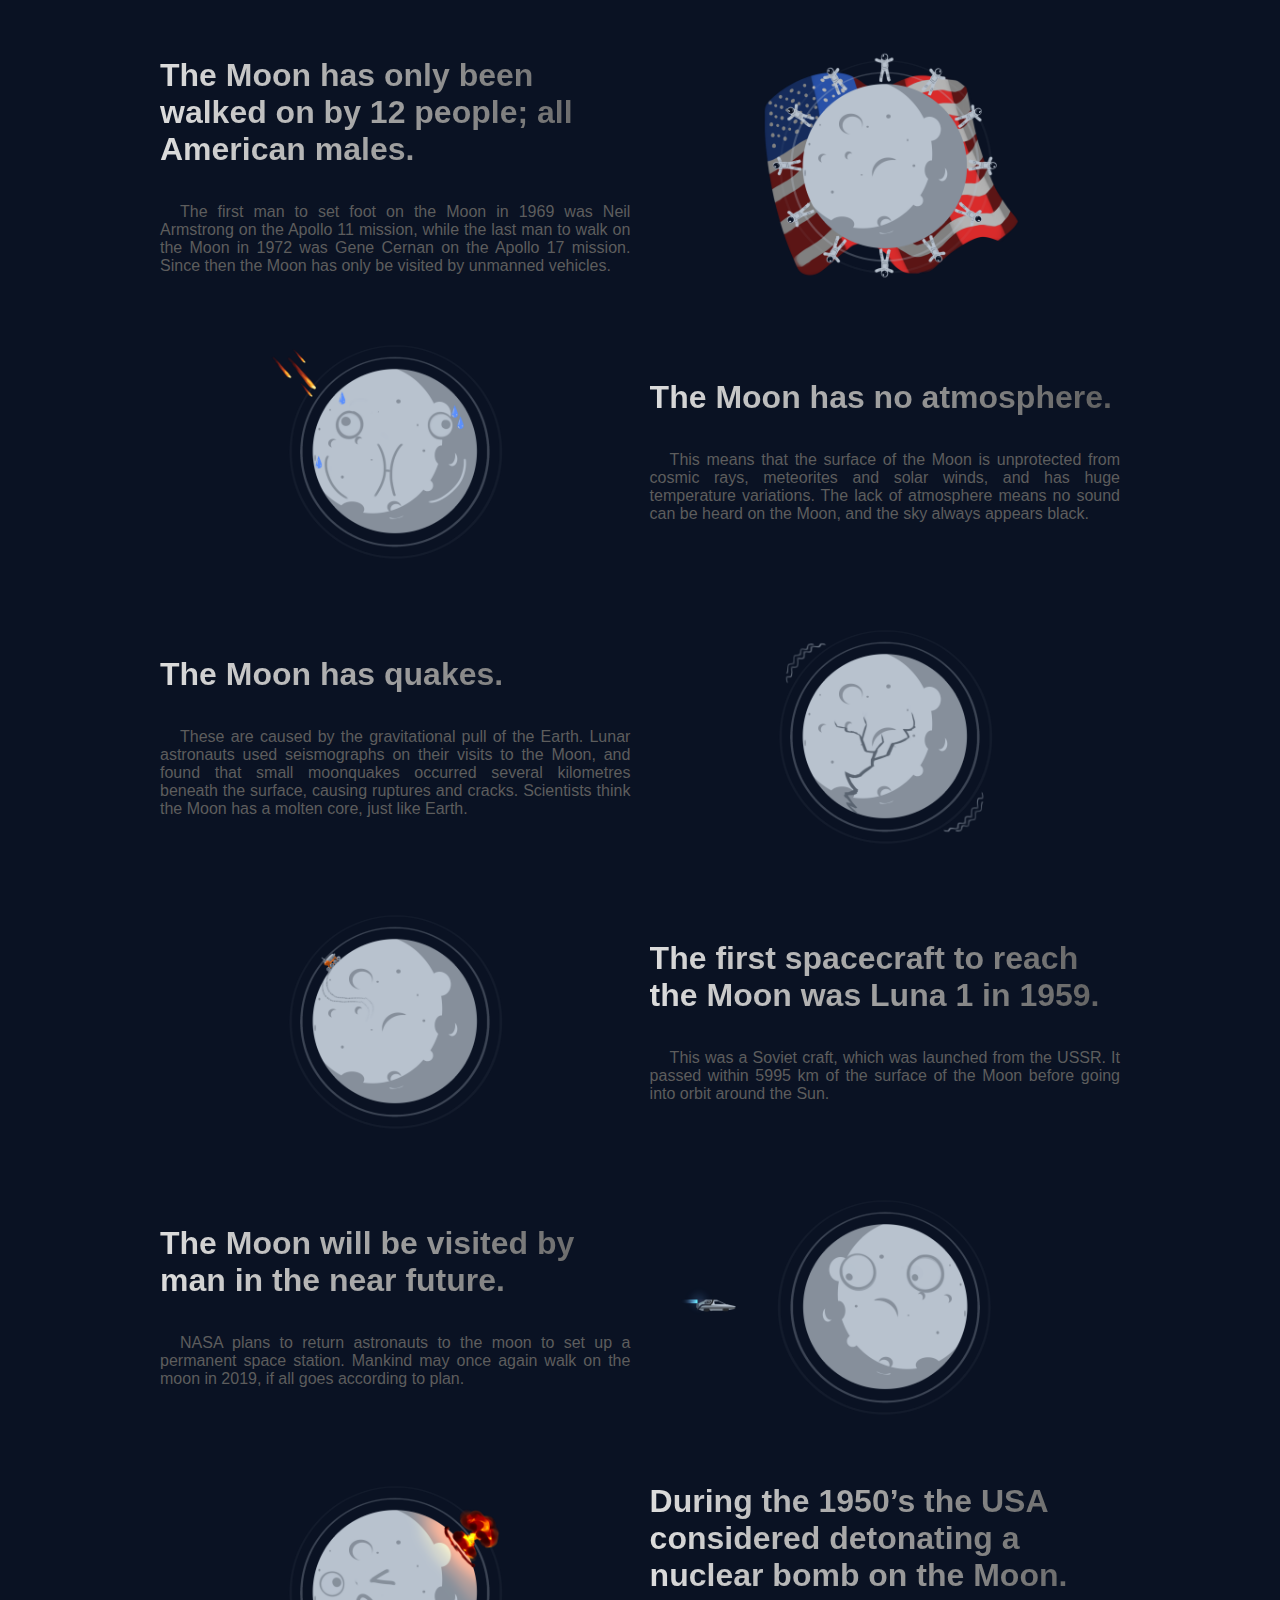
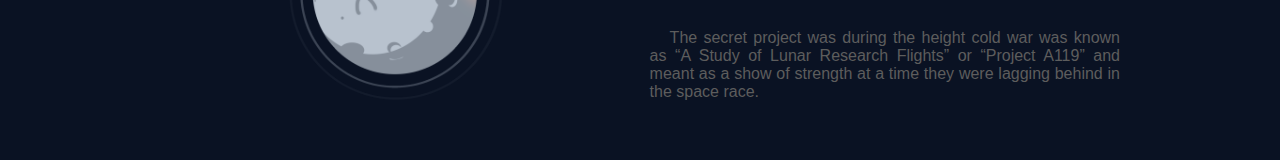
<file: FE_9_5_homework_responsive/homework/src/index.html>
<!DOCTYPE html>
<html lang="en">
	<head>
		<meta charset="UTF-8">
		<meta name="viewport" content="width=device-width, initial-scale=1.0">
		<meta http-equiv="X-UA-Compatible" content="ie=edge">
		<link rel="stylesheet" href="styles.css">
		<title>Responsive</title>
	</head>
	<body>
		<header id="top">
			<div class="nav">
				<nav>
					<ul>
						<li><a href="#" class="link active" tabindex="1">The Moon</a></li>
						<li><a href="#" class="link" tabindex="2">The Sun</a></li>
						<li><a href="#" class="link" tabindex="3">The Earth</a></li>
					</ul>
				</nav>
			</div>
		</header>
		<main>
			<section class="facts_section">
				<div class="title_wrapper">
					<h1 class="title_of_page">10 <span class="italic">interesting</span> facts about the Moon</h1>
				</div>
				<div class="content_wrapper">
					<article class="fact">
						<div class="info">
							<h2>The dark side of the moon is a myth.</h2>
							<p>In reality both sides of the Moon see the same amount of sunlight however only one face of the Moon is ever seen from Earth. 
								This is because the Moon rotates around on its own axis in exactly the same time it takes to orbit the Earth, 
								meaning the same side is always facing the Earth. 
								The side facing away from Earth has only been seen by the human eye from spacecraft.
							</p>
						</div>
						<img src="../assets/dark-side.png" alt="dark-side.png">
					</article>
					<article class="fact">
						<div class="info">
							<h2>The rise and fall of the tides on Earth is caused by the Moon.</h2>
							<p>There are two bulges in the Earth due to the gravitational pull that the Moon exerts; 
								one on the side facing the Moon, and the other on the opposite side that faces away from the Moon, 
								The bulges move around the oceans as the Earth rotates, causing high and low tides around the globe.
							</p>
						</div>
						<img src="../assets/earth-tides.png" alt="earth-tides.png">
					</article>
					<article class="fact">
						<div class="info">
							<h2>The Moon is drifting away from the Earth.</h2>
							<p>The Moon is moving approximately 3.8 cm away from our planet every year. 
								It is estimated that it will continue to do so for around 50 billion years. By the time that happens, 
								the Moon will be taking around 47 days to orbit the Earth instead of the current 27.3 days.
							</p>
						</div>
						<img src="../assets/drifting-moon.png" alt="drifting-moon.png">
					</article>
					<article class="fact">
						<div class="info">
							<h2>A person would weigh much less on the Moon.</h2>
							<p>The Moon has much weaker gravity than Earth, due to its smaller mass, 
								so you would weigh about one sixth (16.5%) of your weight on Earth. 
								This is why the lunar astronauts could leap and bound so high in the air.
							</p>
						</div>
						<img src="../assets/less-weight-on-the-moon.png" alt="less-weight-on-the-moon.png">
					</article>
					<article class="fact">
						<div class="info">
							<h2>The Moon has only been walked on by 12 people; all American males.</h2>
							<p>The first man to set foot on the Moon in 1969 was Neil Armstrong on the Apollo 11 mission, 
								while the last man to walk on the Moon in 1972 was Gene Cernan on the Apollo 17 mission. 
								Since then the Moon has only be visited by unmanned vehicles.
							</p>
						</div>
						<img src="../assets/12-americans.png" alt="12-americans.png">
					</article>
					<article class="fact">
						<div class="info">
							<h2>The Moon has no atmosphere.</h2>
							<p>This means that the surface of the Moon is unprotected from cosmic rays, meteorites and solar winds, 
								and has huge temperature variations. The lack of atmosphere means no sound can be heard on the Moon, 
								and the sky always appears black.
							</p>
						</div>
						<img src="../assets/no-atmosphere.png" alt="no-atmosphere.png">
					</article>
					<article class="fact">
						<div class="info">
							<h2>The Moon has quakes.</h2>
							<p>These are caused by the gravitational pull of the Earth. 
								Lunar astronauts used seismographs on their visits to the Moon, 
								and found that small moonquakes occurred several kilometres beneath the surface, 
								causing ruptures and cracks. Scientists think the Moon has a molten core, just like Earth.
							</p>
						</div>
						<img src="../assets/moon-quakes.png" alt="moon-quakes.png">
					</article>
					<article class="fact">
						<div class="info">
							<h2>The first spacecraft to reach the Moon was Luna 1 in 1959.</h2>
							<p>This was a Soviet craft, which was launched from the USSR. 
								It passed within 5995 km of the surface of the Moon before going into orbit around the Sun.
							</p>
						</div>
						<img src="../assets/spacecraft.png" alt="spacecraft.png">
					</article>
					<article class="fact">
						<div class="info">
							<h2>The Moon will be visited by man in the near future.</h2>
							<p>NASA plans to return astronauts to the moon to set up a permanent space station. 
								Mankind may once again walk on the moon in 2019, if all goes according to plan.
							</p>
						</div>
						<img src="../assets/moon-station.png" alt="moon-station.png">
					</article>
					<article class="fact">
						<div class="info">
							<h2>During the 1950’s the USA considered detonating a nuclear bomb on the Moon.</h2>
							<p>The secret project was during the height cold war was known as “A Study of Lunar Research Flights” 
								or “Project A119” and meant as a show of strength at a time they were lagging behind in the space race.
							</p>
						</div>
						<img src="../assets/nuclear-bomb.png" alt="nuclear-bomb.png">
					</article>
				</div>
			</section>
		</main>
		<a href="#top" class="scroll" tabindex="4">Up</a> 
	</body>
</html>
</file>
<file: FE_9_11_homework_dom/homework/assets/material-icons/material-icons.css>
@font-face {
  font-family: 'Material Icons';
  font-style: normal;
  font-weight: 400;
  src: url(MaterialIcons-Regular.eot); /* For IE6-8 */
  src: local('Material Icons'),
       local('MaterialIcons-Regular'),
       url(MaterialIcons-Regular.woff2) format('woff2'),
       url(MaterialIcons-Regular.woff) format('woff'),
       url(MaterialIcons-Regular.ttf) format('truetype');
}

.material-icons {
  font-family: 'Material Icons';
  font-weight: normal;
  font-style: normal;
  font-size: 24px;  /* Preferred icon size */
  display: inline-block;
  line-height: 1;
  text-transform: none;
  letter-spacing: normal;
  word-wrap: normal;
  white-space: nowrap;
  direction: ltr;

  /* Support for all WebKit browsers. */
  -webkit-font-smoothing: antialiased;
  /* Support for Safari and Chrome. */
  text-rendering: optimizeLegibility;

  /* Support for Firefox. */
  -moz-osx-font-smoothing: grayscale;

  /* Support for IE. */
  font-feature-settings: 'liga';
}
</file>
<file: FE_9_11_homework_dom/homework/assets/styles.css>
* {
  margin: 0;
  padding: 0;
  box-sizing: border-box;
}

body {
  font-family: Arial, sans-serif;
}

.wrapper {
  margin: 25px 25px 0px 25%;
}
  
.content {
  width: 700px;
  height: 600px;
  display: flex;
  flex-direction: column;
  justify-content: space-between;
  border: 1px solid #000;
}  

.headerOfList {
  margin-top: 20px;
  text-align: center;
  font-weight: normal;
}

.inputForm {
  display: flex;
  justify-content: space-between;
  align-items: center;
  padding-bottom: 15px;
  border-bottom: 2px solid #000;
  margin: 25px 15px 0 15px;
}

.taskInput {
  padding: 2px 5px;
  margin-left: 20px;
  width: 87%;
  border: 1px solid #000;
  height: 20px;
  font-size: 12px;
}

.taskInput::placeholder {
  color: #bbb;
}

.addTaskBtn {
  margin-right: 20px;
}

.footerOfList {
  display: flex;
  flex: 1;
  justify-content: center;
  align-items: flex-end;
  margin-bottom: 20px;
}

.footerImg {
  width: 100px;
  height: 100px;
}

.listOfTasks {
  margin-top: 15px;
  list-style: none;
}

.textOfItem {
  margin-left: 10px;
}

.itemOfList {
  display: flex;
  align-items: center;
  margin: 0 0 5px 35px;
}

.itemOfList.over {
  border-top: 2px solid silver;
}

.deleteItem {
  margin-left: auto;
  margin-right: 35px;
}

button {
  border: 0;
  background: none;
  padding: 0;
  cursor: pointer;
}

button:focus {
  outline: none;
}

.limitMsg {
  color: red;
  text-align: center;
  display: none;
}
</file>
<file: FE_9_12_homework_bom/homework/assets/styles.css>
* {
  margin: 0;
  padding: 0;
  box-sizing: border-box;
}

body {
  font-family: Arial, sans-serif;
}

.wrapper {
  margin: 25px 25px 25px 25px;
  display: flex;
  align-items: center;
  justify-content: center;
}

.headerOfList {
  font-size: 40px;
}

.addTaskBtn {
  margin-top: 40px;
  width: 200px;
  height: 35px;
  font-size: 26px;
  border-radius: 10px;
}

.btnTask {
  text-align: center;
}

.listOfTasks {
  text-align: center;
  margin-top: 40px;
  list-style: none;
  font-size: 26px;
}

.listOfTasks:empty + p {
  display: block;
}

.addHeader, .modifyHeader {
  font-size: 40px;
  text-align: center;
}

.taskInput, .taskModify {
  margin-top: 30px; 
  width: 280px;
  height: 35px;
  border-radius: 10px;
}

#addBtns {
  margin-top: 20px;
  text-align: center;
  display: flex;
  justify-content: space-between;
}

#saveBtn {
  font-size: 20px;
  width: 150px;
  border-radius: 10px;
}

#cancelBtn {
  font-size: 20px;
  width: 80px;
  height: 30px;
  border-radius: 10px;
}

a, a:visited {
  text-decoration: none;
  color: black;
}

.checked, .unchecked, .remove {
  width: 35px;
  height: 35px;
  color: inherit;
  border: none;
  padding: 0;
  outline: inherit;
}

.checked {
  background-image: url("img/done-s.png");
}

.unchecked {
  background-image: url("img/todo-s.png");
}

.remove {
  background-image: url("img/remove-s.jpg");
}

.empty-todo {
  text-align: center;
  display: none;
  font-size: 26px;
}

li {
  display: flex;
  justify-content: space-between;
  align-items: center;
  margin: 0 80px;
  margin-bottom: 10px;
}

.textOfItem {
  border: none;
  padding: 0;
  outline: inherit;
  background-color: white;
  cursor: text;
  font-size: 26px;
}
</file>
<file: FE_9_1_homework_html-basics/homework/style.css>
html, body, div, span, applet, object, iframe,
h1, h2, h3, h4, h5, h6, p, blockquote, pre,
a, abbr, acronym, address, big, cite, code,
del, dfn, em, font, img, ins, kbd, q, s, samp,
small, strike, strong, sub, sup, tt, var,
b, u, i, center,
dl, dt, dd, ol, ul, li,
fieldset, form, label, legend,
table, caption, tbody, tfoot, thead, tr, th, td{background:transparent;border:0;margin:0;padding:0;vertical-align:baseline;}body{line-height:1;}h1, h2, h3, h4, h5, h6{clear:both;font-weight:normal;}ol, ul{list-style:none;}blockquote{quotes:none;}blockquote:before, blockquote:after{content:'';content:none;}del{text-decoration:line-through;}table{border-collapse:collapse;border-spacing:0;}a img{border:none;}#container{float:left;margin:0 -240px 0 0;width:100%;}#primary,
#secondary{float:right;overflow:hidden;width:220px;}#secondary{clear:right;}#footer{clear:both;width:100%;}.one-column #content{margin:0 auto;width:640px;}.single-attachment #content{margin:0 auto;width:900px;}body,
input,
textarea,
.page-title span,
.pingback a.url{font-family:Georgia, "Bitstream Charter", serif;}h3#comments-title,
h3#reply-title,
#access .menu,
#access div.menu ul,
#cancel-comment-reply-link,
.form-allowed-tags,
#site-info,
#site-title,
#wp-calendar,
.comment-meta,
.comment-body tr th,
.comment-body thead th,
.entry-content label,
.entry-content tr th,
.entry-content thead th,
.entry-meta,
.entry-title,
.entry-utility,
#respond label,
.navigation,
.page-title,
.pingback p,
.reply,
.widget-title,
.wp-caption-text{font-family:"Helvetica Neue", Arial, Helvetica, "Nimbus Sans L", sans-serif;}input[type="submit"]{font-family:"Helvetica Neue", Arial, Helvetica, "Nimbus Sans L", sans-serif;}pre{font-family:"Courier 10 Pitch", Courier, monospace;}code{font-family:Monaco, Consolas, "Andale Mono", "DejaVu Sans Mono", monospace;}#access .menu-header,
div.menu,
#colophon,
#branding,
#main,
#wrapper{margin:0 auto;width:940px;}#wrapper{background:#fff;margin-top:20px;padding:0 20px;}#footer-widget-area{overflow:hidden;}#footer-widget-area .widget-area{float:left;margin-right:20px;width:220px;}#footer-widget-area #fourth{margin-right:0;}#site-info{float:left;font-size:14px;font-weight:bold;width:700px;}#site-generator{float:right;width:220px;}body{background:#f1f1f1;}body,
input,
textarea{color:#666;font-size:12px;line-height:18px;}hr{background-color:#e7e7e7;border:0;clear:both;height:1px;margin-bottom:18px;}p{margin-bottom:18px;}ul{list-style:square;margin:0 0 18px 1.5em;}ol{list-style:decimal;margin:0 0 18px 1.5em;}ol ol{list-style:upper-alpha;}ol ol ol{list-style:lower-roman;}ol ol ol ol{list-style:lower-alpha;}ul ul,
ol ol,
ul ol,
ol ul{margin-bottom:0;}dl{margin:0 0 24px 0;}dt{font-weight:bold;}dd{margin-bottom:18px;}strong{font-weight:bold;}cite,
em,
i{font-style:italic;}big{font-size:131.25%;}ins{background:#ffc;text-decoration:none;}blockquote{font-style:italic;padding:0 3em;}blockquote cite,
blockquote em,
blockquote i{font-style:normal;}pre{background:#f7f7f7;color:#222;line-height:18px;margin-bottom:18px;overflow:auto;padding:1.5em;}abbr,
acronym{border-bottom:1px dotted #666;cursor:help;}sup,
sub{height:0;line-height:1;position:relative;vertical-align:baseline;}sup{bottom:1ex;}sub{top:.5ex;}small{font-size:smaller;}input[type="text"],
input[type="password"],
input[type="email"],
input[type="url"],
input[type="number"],
textarea{background:#f9f9f9;border:1px solid #ccc;box-shadow:inset 1px 1px 1px rgba(0,0,0,0.1);-moz-box-shadow:inset 1px 1px 1px rgba(0,0,0,0.1);-webkit-box-shadow:inset 1px 1px 1px rgba(0,0,0,0.1);padding:2px;}a:link{color:#0066cc;}a:visited{color:#743399;}a:active,
a:hover{color:#ff4b33;}.screen-reader-text{clip:rect(1px, 1px, 1px, 1px);overflow:hidden;position:absolute !important;height:1px;width:1px;}#header{padding:30px 0 0 0;}#site-title{float:left;font-size:30px;line-height:36px;margin:0 0 18px 0;width:700px;}#site-title a{color:#000;font-weight:bold;text-decoration:none;}#site-description{color:#000;clear:right;float:right;font-style:italic;margin:15px 0 18px 0;opacity:.65;width:220px;}#branding img{border-top:4px solid #000;border-bottom:1px solid #000;display:block;float:left;}#access{background:#000;display:block;float:left;margin:0 auto;width:940px;}#access .menu-header,
div.menu{font-size:13px;margin-left:12px;width:928px;}#access .menu-header ul,
div.menu ul{list-style:none;margin:0;}#access .menu-header li,
div.menu li{float:left;position:relative;}#access a{color:#aaa;display:block;line-height:38px;padding:0 10px;text-decoration:none;}#access ul ul{box-shadow:0px 3px 3px rgba(0,0,0,0.2);-moz-box-shadow:0px 3px 3px rgba(0,0,0,0.2);-webkit-box-shadow:0px 3px 3px rgba(0,0,0,0.2);display:none;position:absolute;top:38px;left:0;float:left;width:180px;z-index:99999;}#access ul ul li{min-width:180px;}#access ul ul ul{left:100%;top:0;}#access ul ul a{background:#333;line-height:1em;padding:10px;width:160px;height:auto;}#access li:hover > a,
#access ul ul:hover > a{background:#333;color:#fff;}#access ul li:hover > ul{display:block;}#access ul li.current_page_item > a,
#access ul li.current_page_ancestor > a,
#access ul li.current-menu-ancestor > a,
#access ul li.current-menu-item > a,
#access ul li.current-menu-parent > a{color:#fff;}* html #access ul li.current_page_item a,
* html #access ul li.current_page_ancestor a,
* html #access ul li.current-menu-ancestor a,
* html #access ul li.current-menu-item a,
* html #access ul li.current-menu-parent a,
* html #access ul li a:hover{color:#fff;}#main{clear:both;overflow:hidden;padding:40px 0 0 0;}#content{margin-bottom:36px;}#content,
#content input,
#content textarea{color:#333;font-size:16px;line-height:24px;}#content p,
#content ul,
#content ol,
#content dd,
#content pre,
#content hr{margin-bottom:24px;}#content ul ul,
#content ol ol,
#content ul ol,
#content ol ul{margin-bottom:0;}#content pre,
#content kbd,
#content tt,
#content var{font-size:15px;line-height:21px;}#content code{font-size:13px;}#content dt,
#content th{color:#000;}#content h1,
#content h2,
#content h3,
#content h4,
#content h5,
#content h6{color:#000;line-height:1.5em;margin:0 0 20px 0;}#content table{border:1px solid #e7e7e7;margin:0 -1px 24px 0;text-align:left;width:100%;}#content tr th,
#content thead th{color:#777;font-size:12px;font-weight:bold;line-height:18px;padding:9px 24px;border-right: 1px solid #e7e7e7;}#content tr td{border-top:1px solid #e7e7e7;padding:6px 24px;border-right: 1px solid #e7e7e7;}#content tr.odd td{background:#f2f7fc;}.hentry{margin:0 0 48px 0;}.home .sticky{background:#f2f7fc;border-top:4px solid #000;margin-left:-20px;margin-right:-20px;padding:18px 20px;}.single .hentry{margin:0 0 36px 0;}.page-title{color:#000;font-size:14px;font-weight:bold;margin:0 0 36px 0;}.page-title span{color:#333;font-size:16px;font-style:italic;font-weight:normal;}.page-title a:link,
.page-title a:visited{color:#777;text-decoration:none;}.page-title a:active,
.page-title a:hover{color:#ff4b33;}#content .entry-title{color:#000;font-size:21px;font-weight:bold;line-height:1.3em;margin-bottom:0;}.entry-title a:link,
.entry-title a:visited{color:#000;text-decoration:none;}.entry-title a:active,
.entry-title a:hover{color:#ff4b33;}.entry-meta{color:#777;font-size:12px;}.entry-meta abbr,
.entry-utility abbr{border:none;}.entry-meta abbr:hover,
.entry-utility abbr:hover{border-bottom:1px dotted #666;}.single-author .by-author{position:absolute !important;clip:rect(1px 1px 1px 1px);clip:rect(1px, 1px, 1px, 1px);}.entry-content,
.entry-summary{clear:both;padding:12px 0 0 0;}.entry-content .more-link{white-space:nowrap;}#content .entry-summary p:last-child{margin-bottom:12px;}.entry-content fieldset{border:1px solid #e7e7e7;margin:0 0 24px 0;padding:24px;}.entry-content fieldset legend{background:#fff;color:#000;font-weight:bold;padding:0 24px;}.entry-content input{margin:0 0 24px 0;}.entry-content input.file,
.entry-content input.button{margin-right:24px;}.entry-content label{color:#777;font-size:12px;}.entry-content select{margin:0 0 24px 0;}.entry-content sup,
.entry-content sub{font-size:10px;}.entry-content blockquote.left{float:left;margin-left:0;margin-right:24px;text-align:right;width:33%;}.entry-content blockquote.right{float:right;margin-left:24px;margin-right:0;text-align:left;width:33%;}.page-link{clear:both;color:#000;font-weight:bold;line-height:48px;word-spacing:0.5em;}.page-link a:link,
.page-link a:visited{background:#f1f1f1;color:#333;font-weight:normal;padding:0.5em 0.75em;text-decoration:none;}.home .sticky .page-link a{background:#d9e8f7;}.page-link a:active,
.page-link a:hover{color:#ff4b33;}body.page .edit-link{clear:both;display:block;}#entry-author-info{background:#f2f7fc;border-top:4px solid #000;clear:both;font-size:14px;line-height:20px;margin:24px 0;overflow:hidden;padding:18px 20px;}#entry-author-info #author-avatar{background:#fff;border:1px solid #e7e7e7;float:left;height:60px;margin:0 -104px 0 0;padding:11px;}#entry-author-info #author-description{float:left;margin:0 0 0 104px;}#entry-author-info h2{color:#000;font-size:100%;font-weight:bold;margin-bottom:0;}.entry-utility{clear:both;color:#777;font-size:12px;line-height:18px;}.entry-meta a,
.entry-utility a{color:#777;}.entry-meta a:hover,
.entry-utility a:hover{color:#ff4b33;}#content .video-player{padding:0;}.format-standard .wp-video,
.format-standard .wp-audio-shortcode,
.format-audio .wp-audio-shortcode,
.format-standard .video-player{margin-bottom:24px;}.home #content .format-aside p,
.home #content .category-asides p{font-size:14px;line-height:20px;margin-bottom:10px;margin-top:0;}.format-gallery .size-thumbnail img,
.category-gallery .size-thumbnail img{border:10px solid #f1f1f1;margin-bottom:0;}.format-gallery .gallery-thumb,
.category-gallery .gallery-thumb{float:left;margin-right:20px;margin-top:-4px;}.home #content .format-gallery .entry-utility,
.home #content .category-gallery .entry-utility{padding-top:4px;}.attachment .entry-content .entry-caption{font-size:140%;margin-top:24px;}.attachment .entry-content .nav-previous a:before{content:'\2190\00a0';}.attachment .entry-content .nav-next a:after{content:'\00a0\2192';}#content img.size-auto,
#content img.size-full,
#content img.size-large,
#content img.size-medium,
#content .entry-attachment img,
#content .widget-container img{max-width:100%;height:auto;}#ie8 #content img.size-auto,
#ie8 #content img.size-full,
#ie8 #content img.size-large,
#ie8 #content img.size-medium,
#ie8 #content .entry-attachment img{width:auto;}.alignleft,
img.alignleft{display:inline;float:left;margin-right:24px;margin-top:4px;}.alignright,
img.alignright{display:inline;float:right;margin-left:24px;margin-top:4px;}.aligncenter,
img.aligncenter{clear:both;display:block;margin-left:auto;margin-right:auto;}img.alignleft,
img.alignright,
img.aligncenter{margin-bottom:12px;}.wp-caption{background:#f1f1f1;line-height:18px;margin-bottom:20px;max-width:100%;padding:4px;text-align:center;}.wp-caption img{margin:5px 5px 0;max-width:622px;}.wp-caption p.wp-caption-text{color:#777;font-size:12px;margin:5px;}.wp-smiley{margin:0;}.gallery{margin:0 auto 18px;}.gallery .gallery-item{float:left;margin-top:0;text-align:center;}.gallery-columns-1 .gallery-item{width:100%;}.gallery-columns-2 .gallery-item{width:50%;}.gallery-columns-3 .gallery-item{width:33%;}.gallery-columns-4 .gallery-item{width:25%;}.gallery-columns-5 .gallery-item{width:20%;}.gallery-columns-6 .gallery-item{width:16%;}.gallery-columns-7 .gallery-item{width:14%;}.gallery-columns-8 .gallery-item{width:12%;}.gallery-columns-9 .gallery-item{width:11%;}.gallery-columns-1 img{max-width:620px;}.gallery-columns-2 img{max-width:288px;}.gallery-columns-3 img{max-width:177px;}.gallery-columns-4 img{max-width:122px;}.gallery-columns-5 img{max-width:88px;}.gallery-columns-6 img{max-width:66px;}.gallery-columns-7 img{max-width:50px;}.gallery-columns-8 img{max-width:39px;}.gallery-columns-9 img{max-width:29px;}.gallery-item img{height:auto;}.gallery-columns-2 .attachment-medium{max-width:92%;height:auto;}.gallery-columns-4 .attachment-thumbnail{max-width:84%;height:auto;}.gallery .gallery-caption{color:#777;font-size:12px;margin:0 0 12px;}.gallery dl{margin:0;}.gallery img{border:10px solid #f1f1f1;}.gallery br+br{display:none;}#content .entry-attachment img{display:block;margin:0 auto;}.navigation{color:#777;font-size:12px;line-height:18px;overflow:hidden;}.navigation a:link,
.navigation a:visited{color:#777;text-decoration:none;}.navigation a:active,
.navigation a:hover{color:#ff4b33;}.nav-previous{float:left;width:50%;}.nav-next{float:right;text-align:right;width:50%;}#nav-above{margin:0 0 18px 0;}#nav-above{display:none;}.paged #nav-above,
.single #nav-above{display:block;}#nav-below{margin:-18px 0 0 0;}#comments{clear:both;}#comments .navigation{padding:0 0 18px 0;}h3#comments-title,
h3#reply-title{color:#000;font-size:20px;font-weight:bold;margin-bottom:0;}h3#comments-title{padding:24px 0;}.commentlist{list-style:none;margin:0;}.commentlist li.comment{border-bottom:1px solid #e7e7e7;line-height:24px;margin:0 0 24px 0;padding:0 0 0 56px;position:relative;}.commentlist li:last-child{border-bottom:none;margin-bottom:0;}#comments .comment-body ul,
#comments .comment-body ol{margin-bottom:18px;}#comments .comment-body p:last-child{margin-bottom:6px;}#comments .comment-body blockquote p:last-child{margin-bottom:24px;}.commentlist ol{list-style:decimal;}.commentlist .avatar{position:absolute;top:4px;left:0;}.comment-author{}.comment-author cite{color:#000;font-style:normal;font-weight:bold;}.comment-author .says{font-style:italic;}.comment-meta{font-size:12px;margin:0 0 18px 0;}.comment-meta a:link,
.comment-meta a:visited{color:#777;text-decoration:none;}.comment-meta a:active,
.comment-meta a:hover{color:#ff4b33;}.commentlist .even{}.commentlist .bypostauthor{}.commentlist .bypostauthor > div{background:#f2f7fc;border-top:4px solid #000;margin-bottom:10px;padding:10px 0 0 20px;}.reply{font-size:12px;padding:0 0 24px 0;}.reply a,
a.comment-edit-link{color:#777;}.reply a:hover,
a.comment-edit-link:hover{color:#ff4b33;}.commentlist .children{list-style:none;margin:0;}.commentlist .children li{border:none;margin:0;}.nopassword,
.nocomments{display:none;}#comments .pingback{border-bottom:1px solid #e7e7e7;margin-bottom:18px;padding-bottom:18px;}.commentlist li.comment+li.pingback{margin-top:-6px;}#comments .pingback p{color:#777;display:block;font-size:12px;line-height:18px;margin:0;}#comments .pingback .url{font-size:13px;font-style:italic;}input[type="submit"]{color:#333;}#respond{border-top:1px solid #e7e7e7;margin:24px 0;overflow:hidden;position:relative;}#respond p{margin:0;}#respond .comment-notes{margin-bottom:1em;}.form-allowed-tags{line-height:1em;}.children #respond{margin:0 48px 0 0;}h3#reply-title{margin:18px 0;}#comments-list #respond{margin:0 0 18px 0;}#comments-list ul #respond{margin:0;}#cancel-comment-reply-link{font-size:12px;font-weight:normal;line-height:18px;}#respond .required{color:#ff4b33;font-weight:bold;}#respond label{color:#777;font-size:12px;}#respond input{margin:0 0 9px;width:98%;}#respond textarea{width:98%;}#respond .form-allowed-tags{color:#777;font-size:12px;line-height:18px;}#respond .form-allowed-tags code{font-size:11px;}#respond .form-submit{margin:12px 0;}#respond .form-submit input{font-size:14px;width:auto;}.widget-area ul{list-style:none;margin-left:0;}.widget-area ul ul{list-style:square;margin-left:1.3em;}.widget-area select{max-width:100%;}.widget_search #s{width:60%;}.widget_search label{display:none;}.widget-container{word-wrap:break-word;-webkit-hyphens:auto;-moz-hyphens:auto;hyphens:auto;margin:0 0 18px 0;}.widget-container .wp-caption img{margin:auto;}.widget-container.widget_image .wp-caption{width:auto;}.widget-container.widget_image .wp-caption img{margin-left:-8px;}.widget-title{color:#222;font-size:14px;font-weight:bold;}.widget-area a:link,
.widget-area a:visited{text-decoration:none;}.widget-area a:active,
.widget-area a:hover{text-decoration:underline;}.widget-area .entry-meta{font-size:11px;}#wp_tag_cloud div{line-height:1.6em;}#wp-calendar{width:100%;}#wp-calendar caption{color:#222;font-size:14px;font-weight:bold;padding-bottom:4px;text-align:left;}#wp-calendar thead{font-size:11px;}#wp-calendar thead th{}#wp-calendar tbody{color:#aaa;}#wp-calendar tbody td{background:#f5f5f5;border:1px solid #fff;padding:3px 0 2px;text-align:center;}#wp-calendar tbody .pad{background:none;}#wp-calendar tfoot #next{text-align:right;}.widget_rss a.rsswidget{color:#000;}.widget_rss a.rsswidget:hover{color:#ff4b33;}.widget_rss .widget-title img{width:11px;height:11px;}#main .widget-area ul{margin-left:0;padding:0 20px 0 0;}#main .widget-area ul ul{border:none;margin-left:1.3em;padding:0;}#primary{}#secondary{}#footer-widget-area{}#main .widget-container.music-player ul{margin:0;}#footer{margin-bottom:20px;}#colophon{border-top:4px solid #000;margin-top:-4px;overflow:hidden;padding:18px 0;}#site-info{font-weight:bold;}#site-info a{color:#000;text-decoration:none;}#site-generator{font-style:italic;position:relative;}#site-generator a{background:url(images/wordpress.png) center left no-repeat;color:#666;display:inline-block;line-height:16px;padding-left:20px;text-decoration:none;}#site-generator a:hover{text-decoration:underline;}img#wpstats{display:block;margin:0 auto 10px;}pre{-webkit-text-size-adjust:140%;}code{-webkit-text-size-adjust:160%;}#access,
.entry-meta,
.entry-utility,
.navigation,
.widget-area{-webkit-text-size-adjust:120%;}#site-description{-webkit-text-size-adjust:none;}@media print{body{background:none !important;}#wrapper{clear:both !important;display:block !important;float:none !important;position:relative !important;}#header{border-bottom:2pt solid #000;padding-bottom:18pt;}#colophon{border-top:2pt solid #000;}#site-title,	#site-description{float:none;line-height:1.4em;margin:0;padding:0;}#site-title{font-size:13pt;}.entry-content{font-size:14pt;line-height:1.6em;}.entry-title{font-size:21pt;}#access,	#branding img,	#respond,	.comment-edit-link,	.edit-link,	.navigation,	.page-link,	.widget-area{display:none !important;}#container,	#header,	#footer{margin:0;width:100%;}#content,	.one-column #content{margin:24pt 0 0;width:100%;}.wp-caption p{font-size:11pt;}#site-info,	#site-generator{float:none;width:auto;}#colophon{width:auto;}img#wpstats{display:none;}#site-generator a{margin:0;padding:0;}#entry-author-info{border:1px solid #e7e7e7;}#main{display:inline;}.home .sticky{border:none;}}
img{width: 140px;vertical-align: middle; display:block; margin:0 auto;margin-left: calc(50% - 50px);margin-bottom: 20px;}nav > a{padding: 10px;color: #0279c1;}nav > a b:hover{color: #00527a;}nav > a:visited{color: #0279c1;}article{padding-left: 10px;}footer{margin-top: 20px;padding: 40px 20px;text-align: center;background: #3333;}
</file>
<file: FE_9_2_homework_css-basics/homework/css/general.css>
/* 

please don't edit this styles

*/

h2.tm-section-title{color:red}a:focus{color:#666;outline:0}ul{padding:0;margin:0}body{background-color:#f2f2f2;color:#000;font-family:'Open Sans',Helvetica,Arial,sans-serif;font-size:16px;font-weight:300;padding-top:30px;overflow-x:hidden}section:before{position:absolute;z-index:1}.box,.tm-content-box,.tm-main-nav{background-color:#fff}.tm-sidebar{position:fixed;width:360px}.tm-main-nav{font-size:1.6667em;padding-top:15px;padding-bottom:10px;text-align:center}.tm-nav-item{list-style:none;width:100%;padding:15px 30px}.tm-nav-item-link{border:1px solid transparent;color:#666;display:block;padding:10px;width:100%;-webkit-transition:all .3s ease;transition:all .3s ease}.carousel-indicators li,.tm-banner-inner{border:1px solid #999}.flex-2-col,.tm-banner-inner{display:-webkit-box;display:-webkit-flex;display:-ms-flexbox}.tm-nav-item-link.active,.tm-nav-item-link:hover{color:#666;text-decoration:none;border:1px solid #999}.tm-nav-item-link:focus{text-decoration:none}.tm-banner-text,.tm-banner-title,.tm-section-title{color:#666;font-weight:300;margin-top:0}.tm-section-title{margin-bottom:20px}.tm-section-title-box{margin-bottom:0}.tm-banner-title{font-size:3.3em;letter-spacing:2px;text-transform:uppercase}.tm-main-content{margin-left:360px;padding-left:30px}.tm-content-box{margin-bottom:30px}.pad{padding:50px}.tm-banner{height:370px;padding:30px}.tm-banner-inner{height:100%;text-align:center;display:flex;-webkit-box-orient:vertical;-webkit-box-direction:normal;-webkit-flex-direction:column;-ms-flex-direction:column;flex-direction:column;-webkit-box-align:center;-webkit-align-items:center;-ms-flex-align:center;align-items:center;-webkit-box-pack:center;-webkit-justify-content:center;-ms-flex-pack:center;justify-content:center}.tm-banner-text{font-size:1.4em}.flex-2-col{display:flex;-webkit-box-align:center;-webkit-align-items:center;-ms-flex-align:center;align-items:center}.boxes,.tm-box-bg-title{display:-webkit-box;display:-webkit-flex;display:-ms-flexbox}.flex-item{-webkit-box-flex:0 1 auto;-webkit-flex:0 1 auto;-ms-flex:0 1 auto;flex:0 1 auto}.section-description{line-height:1.8;margin-bottom:25px}.section-description:last-child{margin-bottom:0}.tm-team-description-container{max-width:500px}.tm-team-info{display:flex}.box{list-style:none;width:33.3333%;height:auto;border:1px solid silver;border-width:0 1px 1px 0;padding:10px}.box-bg{position:relative}.tm-box-bg-title{position:absolute;top:0;right:0;bottom:0;left:0;display:flex;-webkit-box-align:center;-webkit-align-items:center;-ms-flex-align:center;align-items:center;-webkit-box-pack:center;-webkit-justify-content:center;-ms-flex-pack:center;justify-content:center}.boxes{display:flex;-webkit-flex-wrap:wrap;-ms-flex-wrap:wrap;flex-wrap:wrap}.gallery-container a{cursor:-webkit-zoom-in;cursor:zoom-in}.carousel{position:relative;height:auto;padding:50px 50px 80px;text-align:center}.carousel-indicators{bottom:30px}.carousel-content{color:#000;display:-webkit-box;display:-webkit-flex;display:-ms-flexbox;display:flex;-webkit-box-align:center;-webkit-align-items:center;-ms-flex-align:center;align-items:center}.carousel-indicators .active{background-color:#999}.contact-form{overflow:hidden}.form-control{border-radius:0;font-size:1em}.form-control:focus{border-color:#999;box-shadow:inset 0 1px 1px rgba(0,0,0,.075),0 0 8px rgba(153,153,153,.45)}.form-group{margin-bottom:20px}.form-group-2-col-left{padding-left:0;padding-right:5px}.form-group-2-col-right{padding-right:0;padding-left:5px}.mandatory-field:after{position:absolute;top:0;right:7px}.submit-btn{border-radius:0;background:0;border:1px solid #999;color:#999;float:right;font-size:1.4em;font-weight:300;padding:15px 60px;-webkit-transition:all .3s ease;transition:all .3s ease}.submit-btn:active,.submit-btn:active:focus,.submit-btn:active:hover,.submit-btn:focus,.submit-btn:hover,.submit-btn:visited{background:#999;border:1px solid #999;color:#fff}.tm-footer{color:#666;padding-bottom:15px}
</file>
<file: FE_9_2_homework_css-basics/homework/css/style.css>
/* 
	№ 2
*/
.thumbnail{
	width: 200px;
	height: 200px;
	border-radius: 50%;
}

.tm-box-bg-title:hover {
    background-color: #1E90FF;
	color: white;
	font-weight: bold;
	font-size: 32pt;
}
/* 
	№ 3
*/
p:first-letter:not(:last-child){
	color: #76cdd7;
	font-size: 30px;
}
/* 
	№ 4
*/
.tm-sidebar, .tm-content-box{
	box-shadow: 0 0 10px rgba(0,0,0,0.5);
}
/* 
	№ 5
*/
#home::before {
	content: "";
    position: absolute;
    width: 0;
	height: 0;
	border-style: solid;
	border-width: 25px 200px 0 0;
	border-color: #007bff transparent transparent transparent;
}

section::before {
	content: "";
    position: absolute;
    width: 0;
	height: 0;
	border-style: solid;
	border-width: 25px 200px 0 0;
	border-color: #007bff transparent transparent transparent;
}
/* 
	№ 6
*/
.active h2{
	letter-spacing: 5px;
	color: gainsboro ;
}
/* 
	№ 7
*/
h2 ~ p:first-of-type{
	font-style: italic;
}
/* 
	№ 8
*/
h2 ~ p {
    text-indent: 20px;
	margin-top: 5%;
}
/* 
	№ 9
*/
.pad a{
	color: black;
}

.pad a:hover{
	color: #00BFFF;
	border-bottom: 4px double;
	text-decoration: none;
}

.pad a:visited{
	color: gray;
}

.text::after{
	content: "New";
	color: red;
	vertical-align: 8px;
	font-size: 10px;
}
/* 
	№ 10
*/
.gallery-container div p:first-letter{
	color: black;
	font-size: 35px;
}

.gallery-container div p{
    font-size: 22px;
	text-indent: 0px;
}

.gallery-container div h2{
    font-size: 40px;
}

.tm-content-box ul li:nth-child(odd){
    background: #F5F5F5;
}
/* 
	№ 11
*/
.tm-main-nav li:not(:last-child){
	border-bottom-width: 2px; 
    border-bottom-style: dotted; 
    border-bottom-color: silver; 
}
/* 
	№ 12
*/
.form-control, textarea.form-control, button.submit-btn{
	color: red;
}

.mandatory-field::after {
    content: "*";
    color: red;
	vertical-align: top;
    font-size: 12px;
    font-weight: bold;
	margin-top: 3px;
}

.contact-form button:hover{
	color: white;
	background: #007bff;
}
/* 
	№ 1
*/
@media print {
    .tm-sidebar, #about, .heading, .blocks, #ideas, .img-fluid, #contact{
        display: none;
    }
	#home::before{
		display: none;
	}
	section::before{
		display: none;
	}    
    .tm-main-content{
        margin: auto;
    }
    .tm-team-description-container{
        max-width: 100%;
        margin: auto;
    }
    h2.tm-section-title{
        color: blue;
    }
	h2 ~ p:first-of-type{
		font-style: normal;
	}
	h2 ~ p{
		text-indent: 0px;
		margin-top: 0%;
		font-size: 20px;
	}
    .flex-2-col{
        flex-direction: column;
        margin-bottom: 40px;
    }
    .tm-banner{
        height: 250px;
        padding: 0px;
    }
    .pad{
        padding: 15px;
    }
}
</file>
<file: FE_9_4_homework_css-layouts/homework/css/style.css>
@charset "UTF-8";
* {
  margin: 0;
  padding: 0;
  box-sizing: border-box; }

body {
  font-family: "Open Sans", sans-serif; }

.header {
  height: 700px;
  background: url("../img/apples.jpg") center; }
  .header .top-nav {
    display: flex;
    justify-content: space-between;
    padding-top: 25px; }
    .header .top-nav .logo {
      color: #ffffff;
      letter-spacing: 2px; }
    .header .top-nav ul {
      list-style-type: none;
      display: flex;
      justify-content: space-between;
      width: 400px; }
      .header .top-nav ul a {
        color: #ffffff;
        text-decoration: none; }
        .header .top-nav ul a:hover {
          border-bottom: 1px solid #ffffff; }
  .header .brand-name {
    text-align: center;
    position: absolute;
    left: 0;
    right: 0;
    top: 150px; }
    .header .brand-name h1 {
      color: #ffffff;
      font-size: 48px;
      letter-spacing: 10px; }
      .header .brand-name h1 .amp {
        font-size: 72px; }
    .header .brand-name p {
      color: #ffffff; }
  .header button {
    color: #ffffff;
    background-color: rgba(0, 0, 0, 0.5);
    text-decoration: none;
    padding: 18px 40px;
    width: 250px;
    position: absolute;
    margin: 0 auto;
    left: 0;
    right: 0;
    bottom: 120px;
    text-align: center;
    border: 2px solid #ffffff; }
    .header button:hover {
      background-color: #000000; }

h2 {
  font-weight: normal; }

.about-section {
  height: 400px;
  display: flex;
  align-items: center; }
  .about-section .content {
    display: flex;
    justify-content: space-between; }
    .about-section .content h2 {
      padding: 40px 30px 0 0;
      width: 50%; }
    .about-section .content p {
      padding: 40px;
      width: 50%; }

.article-section {
  background-color: #f3f3f3;
  padding-bottom: 50px; }
  .article-section .article-section_header {
    text-align: center;
    padding: 150px 0 70px; }
  .article-section .featured-article {
    display: flex;
    justify-content: space-between;
    margin-bottom: 20px; }
    .article-section .featured-article:nth-child(odd) {
      flex-direction: row-reverse; }
    .article-section .featured-article .featured-article_image {
      position: relative;
      width: 57%;
      background-color: #000000;
      background-size: cover;
      overflow: hidden; }
      .article-section .featured-article .featured-article_image img {
        height: 100%;
        opacity: 0.8; }
      .article-section .featured-article .featured-article_image h2 {
        font-size: 15px;
        padding: 20px;
        position: absolute;
        left: 0;
        bottom: 0;
        color: #ffffff; }
      .article-section .featured-article .featured-article_image button {
        background-color: rgba(0, 0, 0, 0.5);
        color: #ffffff;
        text-decoration: none;
        text-align: center;
        border: 2px solid #ffffff;
        padding: 10px 15px;
        display: inline-block;
        position: absolute;
        top: 20px;
        right: 20px;
        cursor: pointer; }
    .article-section .featured-article button:hover {
      background-color: #000000; }
    .article-section .featured-article button::after {
      content: "♥";
      padding-left: 5px; }
    .article-section .featured-article p {
      text-align: center;
      align-self: center;
      padding: 20px;
      width: 43%;
      color: #000000; }
  .article-section .newsletter-section {
    margin-top: 50px;
    padding: 40px 20px;
    background-color: #ffffff;
    display: flex;
    align-items: center;
    justify-content: space-between; }
    .article-section .newsletter-section h2 {
      margin-right: 20px; }
    .article-section .newsletter-section form {
      display: flex;
      flex-grow: 1; }
      .article-section .newsletter-section form input {
        padding: 15px;
        background-color: #f3f3f3;
        border: 1px solid #343638;
        flex-grow: 1; }
      .article-section .newsletter-section form button {
        padding: 20px 20px;
        color: #ffffff;
        background-color: #343638;
        border: none;
        cursor: pointer; }
        .article-section .newsletter-section form button:hover {
          border-left: none;
          background-color: #000000; }

.footer .info {
  display: flex;
  justify-content: space-between;
  padding: 100px 0; }
.footer .about, .footer .last-tweet, .footer .contact, .footer .newsletter {
  width: 24%; }
.footer .last-tweet .last-tweet_text {
  font-style: italic;
  color: #A4A4A4; }
.footer .last-tweet .last-tweet_time {
  color: #E8E8E8;
  margin-top: 5px; }
.footer .contact a, .footer p {
  text-decoration: none;
  color: #A4A4A4; }
.footer .contact a:hover {
  color: #343638; }
.footer form {
  display: flex;
  flex-grow: 0;
  margin-top: 10px; }
  .footer form input {
    flex-grow: 0;
    overflow: hidden;
    padding: 10px;
    background-color: #f3f3f3;
    border: 1px solid #343638; }
  .footer form button {
    padding: 10px 10px;
    color: #ffffff;
    background-color: #343638;
    border: none;
    cursor: pointer; }
    .footer form button:hover {
      border-left: none;
      background-color: #000000; }
.footer .footer_bottom {
  border-top: 2px solid #f0f0f0;
  padding: 8px 0;
  display: flex;
  justify-content: space-between; }
  .footer .footer_bottom p {
    color: #9E9E9E; }
  .footer .footer_bottom ul {
    list-style-type: none;
    display: flex;
    justify-content: space-between;
    width: 400px; }
    .footer .footer_bottom ul a {
      color: #343638;
      text-decoration: none;
      cursor: pointer; }
      .footer .footer_bottom ul a:hover {
        color: #9E9E9E; }
.footer h4 {
  margin-bottom: 15px; }
.footer p {
  color: #A4A4A4; }

.wrapper {
  padding: 0 20px;
  min-width: 900px;
  max-width: 1200px;
  margin: 0 auto; }

/*# sourceMappingURL=style.css.map */
</file>
<file: FE_9_5_homework_responsive/homework/src/styles.css>
/*
	* Feel free to change name of colors if you need it
	* Feel free to add new colors if you need it
	
	:root {
  --bg-color--dark: #0a1223;
  --bg-color--light: #fff;
  --link: #5d5d5d;
  --link--active: #54597d;
  --link--hover: #54597d;
  --article-title: #ddd;
  --article-title--dark: #000;
  --thumbnail--description: #5d5d5d;
	
	These styles are needed only for media query max-width: 575px 
	
	The 'Up' button (circle button at right bottom corner) 
  --btn-color: #fff;
  --btn-bg-color: #5ebcff;
	
  --navigation-border-bottom: #ddd;
  --thumbnail-title: #484747;
} */

* {
	margin: 0;
	padding: 0;
	box-sizing: border-box;
}

.title_wrapper {
	width: 90vw;
	margin: 0 auto;
}

.content_wrapper {
	width: 75vw;
	margin: 0 auto;
}

body {
	font-family: Arial, Helvetica, sans-serif;
	background-color: #0a1223;
}

header .nav {
	margin-top: 15px;
	margin-right: 30px;
}

header .nav ul{
	list-style-type: none;
	display: flex;  
	flex-wrap: wrap;
	justify-content: flex-end;
	align-content: space-between;
}

header .nav ul li {
	padding-left: 40px;
}

header .nav ul .link{
	color: #5d5d5d;
	text-decoration: none;
}

header .nav ul .active,
header .nav ul .link:active {
	color: #54597d;
	border: none;
}

header .nav ul .link:hover {
	color: #54597d;
}

.facts_section .title_of_page {
	margin-top: 200px;
	margin-bottom: 200px;
	font-size: 5vw;
	color: #ddd;
	text-align: center;
}

.facts_section .title_of_page .italic {
	font-style: italic;
}

.facts_section .fact {
	display: flex;
	align-content: center;
	justify-content: space-between;
	align-items: center;
	margin-bottom: 50px;
}

.facts_section .fact:nth-child(even) {
	flex-direction: row-reverse;
}

.facts_section .fact .info {
	width: 49%;  
}

.facts_section .fact h2 {
	font-size: 32px;
	margin-bottom: 35px;
	background: linear-gradient(to right, #ddd, #5d5d5d);
	-webkit-background-clip: text;
	-webkit-text-fill-color: transparent; 
}

.facts_section .fact p {
	text-indent: 20px;
	text-align: justify;
	color: #5d5d5d;
}

.facts_section .fact img {
	width: 49%;
}

.scroll {
	display: none;
}

@media (max-width: 991px) {	
	header .nav ul {
		justify-content: center;
	}
	
	.facts_section .fact,
	.facts_section .fact:nth-child(even)	{
		flex-direction: column; 
		justify-content: center;		
	}
	
	.facts_section .fact .info, 
	.facts_section .fact img {
		width: 100%;
	}
	
	.facts_section .fact .info {
		margin-bottom: 50px;
	}
	
	.facts_section .title_of_page {
		font-size: 44px;
	}
}

@media (max-width: 575px) {	
	body {
		background-color: #fff;
	}
	
	.content_wrapper {
		width: 80vw;
	}
	
	header .nav {
		margin: 0;
	}
	
	header .nav ul{
		flex-direction: column; 
	}
	
	header .nav ul li {
		padding: 7px 0 7px 7px;
		border-bottom: 1px solid #ddd;
	}
	
	header .nav ul .active, 
	header .nav ul .link:active {
		font-weight: bold;
	}
	
	.facts_section .title_of_page {
		color: #000;
		margin: 100px 0 150px 0;
	}
	
	.facts_section .fact h2 {
		color: #484747;
		background: unset;   
		-webkit-text-fill-color: unset;
		-webkit-background-clip: unset;
	}
	
	.facts_section .fact p {
		font-size: 1.1em;
		color: #5d5d5d;
	}
	
	.scroll{
		display: block;
		position: fixed;
		width: 50px;
		height: 50px;
		border-radius: 50px;
		background-color: #5ebcff;
		color: #fff;
		bottom: 25px;
		right: 25px;
		line-height: 50px;
		text-align: center;
		text-decoration: none;  
		box-shadow: 10px 10px 10px #e0e0e0;
	}
}
</file>
